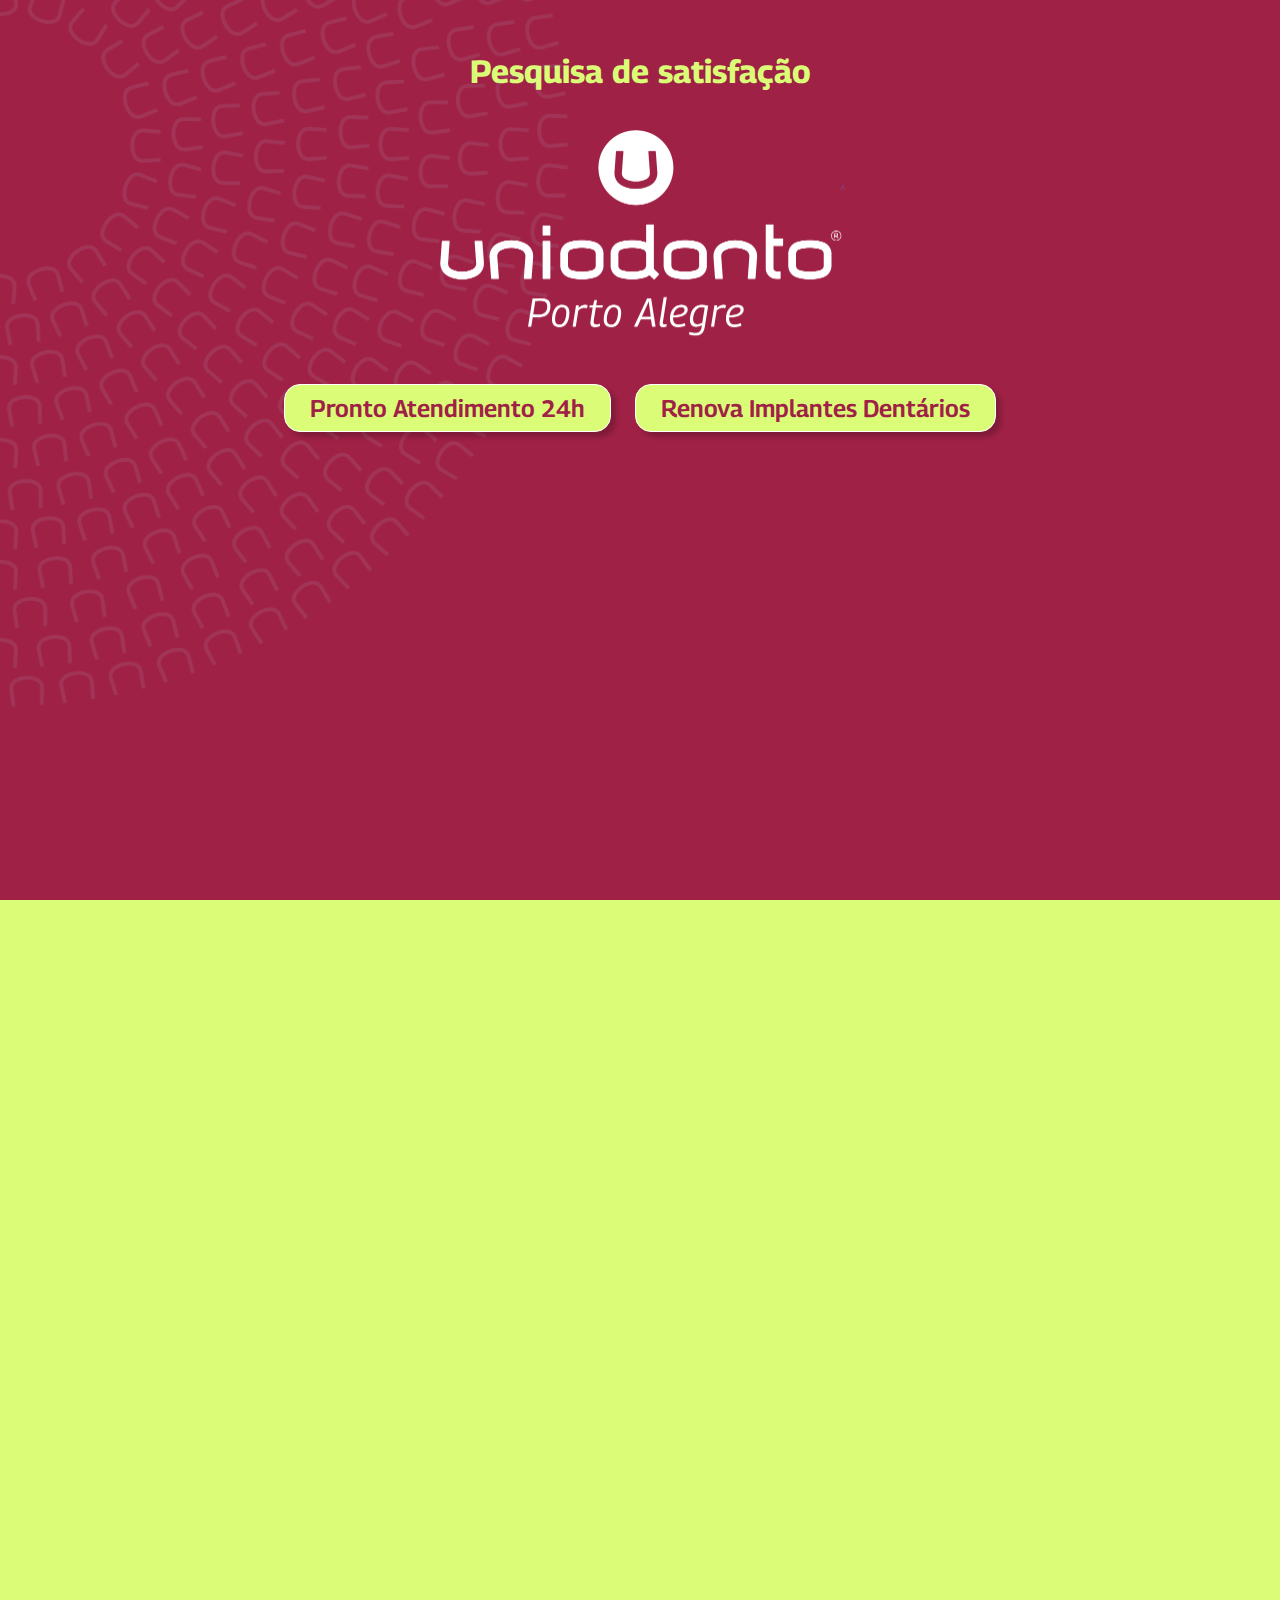
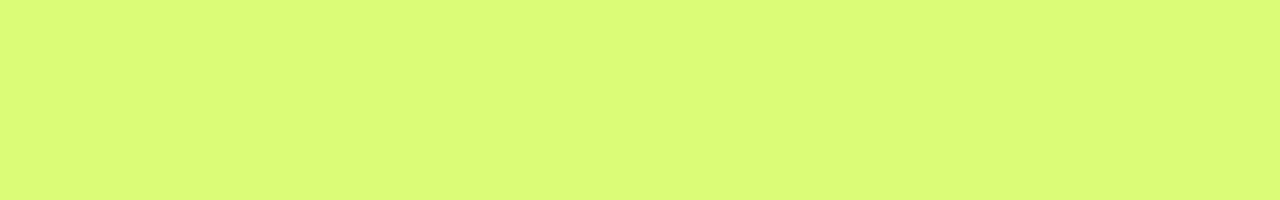
<file: index.html>
<!DOCTYPE html>
<html lang="en">
<head>
    <meta charset="UTF-8">
    <meta name="viewport" content="width=device-width, initial-scale=1.0" translate="no">
    <link rel="manifest" href="manifest.json">
    <title>Pesquisa de satisfaçâo</title>
    <link rel="stylesheet" href="style-in-out.css" type="text/css">
    <link href="https://cdn.jsdelivr.net/npm/bootstrap@5.3.3/dist/css/bootstrap.min.css" rel="stylesheet" integrity="sha384-QWTKZyjpPEjISv5WaRU9OFeRpok6YctnYmDr5pNlyT2bRjXh0JMhjY6hW+ALEwIH" crossorigin="anonymous">
</head>
<body id="body">

    <div class="overlay"></div>

    <img class="us" src="Us.png" alt="">

    <div id="app">
        <div class="row" style="margin-bottom: -5em;">
            <div class="col-12" style="justify-content: center; display: flex; align-items: center; flex-direction: column;">
                <h5 class="text-center">Pesquisa de satisfação</h5>
                <img src="logo.png" alt="logotipo Uniodonto">
            </div>
        </div>
        <div class="row btns" style="margin-top: 5em;">
            <button class="urgencia-btn">Pronto Atendimento 24h</button>
            <button class="renova-btn">Renova Implantes Dentários</button>
        </div>
            <div class="container" style="display: none;">
                <div class="slider-container" id="slider">
                  <div class="slider-track"></div>
                  <div class="slider-thumb" id="sliderThumb" style="left: 50%;">
                    <img src="arrow.png" alt="seta" class="seta">
                  </div>
                  <div class="row botoes">
                    <div class="col-12">
                        <button class="btn btn-primary prev-btn">Anterior</button>
        
                        <button class="btn btn-primary next-btn">Proximo</button>
                    </div>
                </div>
                </div>
                
            </div>
    </div>    

    </div>    
    <script>
        const urgenciaBtn = document.querySelector('.urgencia-btn');
        const renovaBtn = document.querySelector('.renova-btn');
        const overlay = document.querySelector('.overlay');

        urgenciaBtn.addEventListener('click', () => {

            localStorage.setItem('tipoAtendimento', 'Urgência 24h');

            const view = document.getElementById('app');
            overlay.style.transform = 'translateY(0)';
            view.style.transform = 'translateY(-100%)';
            view.style.opacity = '0';
            setTimeout(() => {
            window.location.href = 'cortesiaRecepcao.html';
            }, 200);

        });

        renovaBtn.addEventListener('click', () => {

            localStorage.setItem('tipoAtendimento', 'Renova Implantes');

            const view = document.getElementById('app');
            overlay.style.transform = 'translateY(0)';
            view.style.transform = 'translateY(-100%)';
            view.style.opacity = '0';
            setTimeout(() => {
            window.location.href = 'cortesiaRecepcao.html';
            }, 200);

        });
        
    </script>
    <script src="script.js"></script>
    <script src="https://cdn.jsdelivr.net/npm/bootstrap@5.3.3/dist/js/bootstrap.bundle.min.js" integrity="sha384-YvpcrYf0tY3lHB60NNkmXc5s9fDVZLESaAA55NDzOxhy9GkcIdslK1eN7N6jIeHz" crossorigin="anonymous"></script>
</body>
</html>
</file>
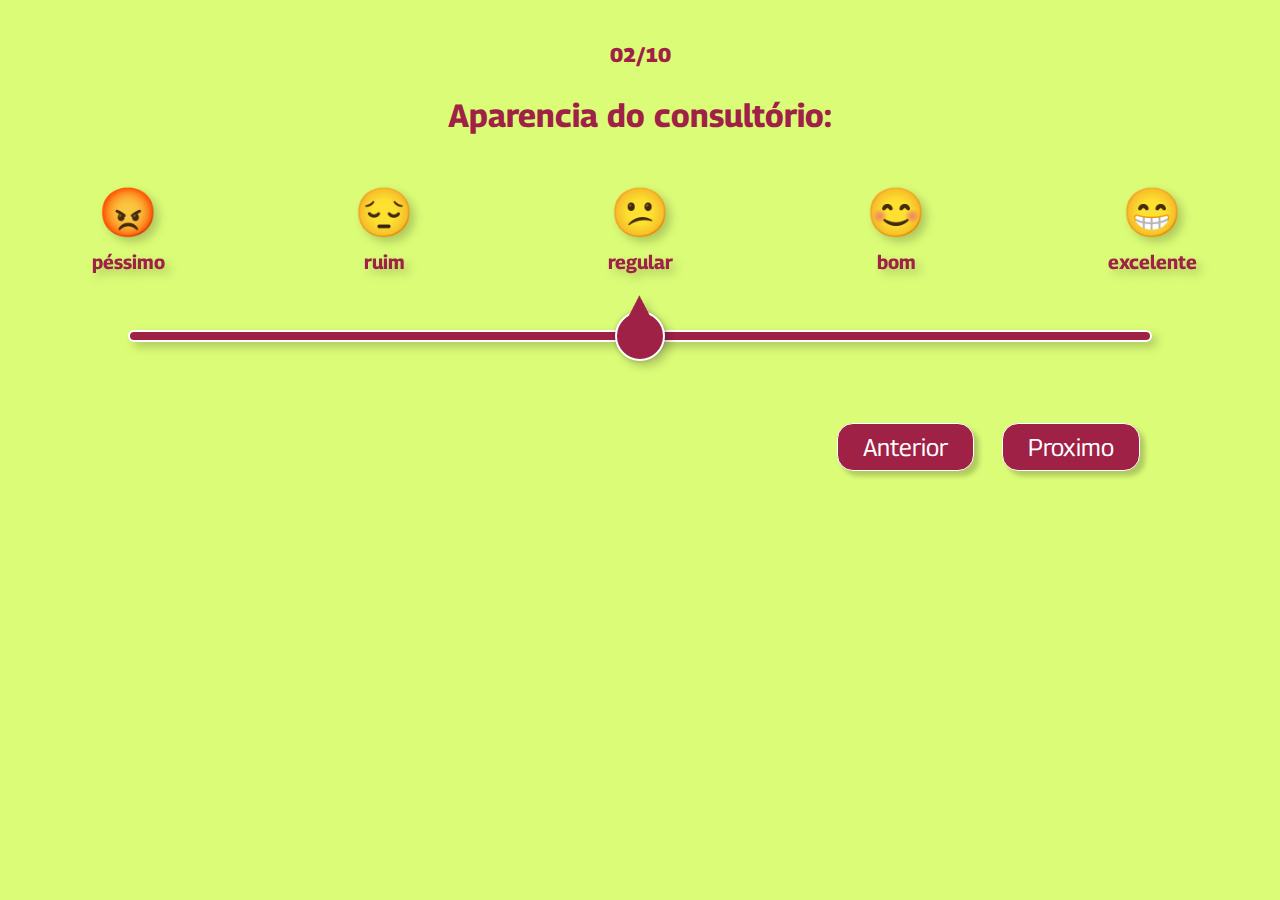
<file: aparenciaConsultorio.html>
<!DOCTYPE html>
<html lang="en">
<head>
    <meta charset="UTF-8">
    <meta name="viewport" content="width=device-width, initial-scale=1.0" translate="no">
    <link rel="manifest" href="manifest.json">
    <title>Pesquisa de satisfaçâo</title>
    <link rel="stylesheet" href="style.css" type="text/css">
    <link href="https://cdn.jsdelivr.net/npm/bootstrap@5.3.3/dist/css/bootstrap.min.css" rel="stylesheet" integrity="sha384-QWTKZyjpPEjISv5WaRU9OFeRpok6YctnYmDr5pNlyT2bRjXh0JMhjY6hW+ALEwIH" crossorigin="anonymous">
</head>
<body>

    <div id="app">
        <div class="row" style="margin-bottom: 1em;">
            <div class="col-12">
                <p style="font-size: 20px; font-weight: 600;" class="text-center">02/10</p>

                <h5 class="text-center">Aparencia do consultório:</h5>

            </div>
        </div>
        <div class="row">
            <div class="col-12 emojis" style="margin-bottom: -30px;">
                <span class="emoji">😡
                    <span class="span-text">péssimo</span>
                </span>
                <span class="emoji">😔
                    <span class="span-text">ruim</span>
                </span>
                <span class="emoji">😕
                    <span class="span-text">regular</span>
                </span>
                <span class="emoji">😊
                    <span class="span-text">bom</span>
                </span>
                <span class="emoji">😁
                    <span class="span-text">excelente</span>
                </span>
            </div>
            <div class="container">
                <div class="slider-container" id="slider">
                  <div class="slider-track"></div>
                  <div class="slider-thumb" id="sliderThumb" style="left: 50%;">
                    <img src="arrow.png" alt="seta" class="seta">
                  </div>
                  <div class="row botoes">
                    <div class="col-12">
                        <button class="btn btn-primary prev-btn" type="button">Anterior</button>
        
                        <button class="btn btn-primary next-btn" type="button">Proximo</button>
                    </div>
                </div>
                </div>
                
              </div>
        </div>    

       

    
    </div>    
    <script>

        //caso fique mais de 1 minuto inativo, direcione para index.html
        setTimeout(() => {
            window.location.href = 'index.html';
        }, 60000);  
         

        const nextBtn = document.querySelector('.next-btn');
        const prevBtn = document.querySelector('.prev-btn');



        nextBtn.addEventListener('click', () => {

            localStorage.setItem('aparenciaConsultorio', converteResposta(sliderPosition));

            const view = document.getElementById('app');
            view.style.opacity = '0';
            setTimeout(() => {
            window.location.href = 'qualidadeEquipamentos.html';
            }, 200);
        });
        
        prevBtn.addEventListener('click', () => {
            const view = document.getElementById('app');
            view.style.opacity = '0';
            setTimeout(() => {
            window.location.href = 'cortesiaRecepcao.html';
            }, 200);
        });

    </script>
    <script src="script.js"></script>
    <script src="https://cdn.jsdelivr.net/npm/bootstrap@5.3.3/dist/js/bootstrap.bundle.min.js" integrity="sha384-YvpcrYf0tY3lHB60NNkmXc5s9fDVZLESaAA55NDzOxhy9GkcIdslK1eN7N6jIeHz" crossorigin="anonymous"></script>
</body>
</html>
</file>
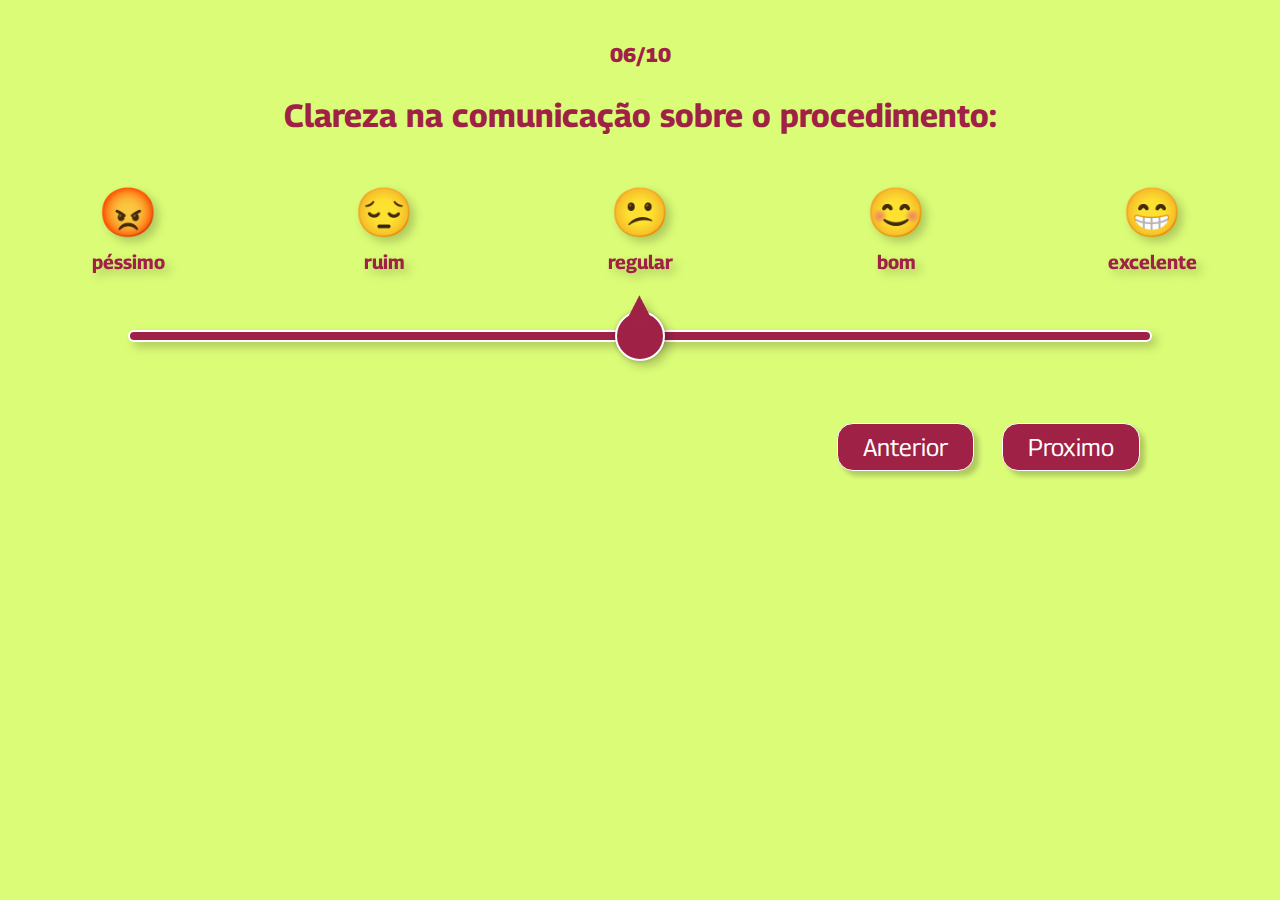
<file: clarezaComunicacao.html>
<!DOCTYPE html>
<html lang="en">
<head>
    <meta charset="UTF-8">
    <meta name="viewport" content="width=device-width, initial-scale=1.0" translate="no">
    <title>Pesquisa de satisfaçâo</title>
    <link rel="stylesheet" href="style.css" type="text/css">
    <link href="https://cdn.jsdelivr.net/npm/bootstrap@5.3.3/dist/css/bootstrap.min.css" rel="stylesheet" integrity="sha384-QWTKZyjpPEjISv5WaRU9OFeRpok6YctnYmDr5pNlyT2bRjXh0JMhjY6hW+ALEwIH" crossorigin="anonymous">
</head>
<body>

    <div id="app">
        <div class="row" style="margin-bottom: 1em;">
            <div class="col-12">
                <h1 class="text-center">Ajude-nos a melhorar</h1>
                <p style="font-size: 20px; font-weight: 600;" class="text-center">06/10</p>

                <h5 class="text-center">Clareza na comunicação sobre o procedimento:</h5>

            </div>
        </div>
        <div class="row">
            <div class="col-12 emojis" style="margin-bottom: -30px;">
                <span class="emoji">😡
                    <span class="span-text">péssimo</span>
                </span>
                <span class="emoji">😔
                    <span class="span-text">ruim</span>
                </span>
                <span class="emoji">😕
                    <span class="span-text">regular</span>
                </span>
                <span class="emoji">😊
                    <span class="span-text">bom</span>
                </span>
                <span class="emoji">😁
                    <span class="span-text">excelente</span>
                </span>
            </div>
            <div class="container">
                <div class="slider-container" id="slider">
                  <div class="slider-track"></div>
                  <div class="slider-thumb" id="sliderThumb" style="left: 50%;">
                    <img src="arrow.png" alt="seta" class="seta">
                  </div>   
                  <div class="row botoes">
                    <div class="col-12">
                        <button class="btn btn-primary prev-btn">Anterior</button>
        
                        <button class="btn btn-primary next-btn">Proximo</button>
                    </div>
                </div>
                </div>
              </div>
            </div>
        </div>

    
    </div>    

     <script>

         //caso fique mais de 1 minuto inativo, direcione para index.html
         setTimeout(() => {
            window.location.href = 'index.html';
        }, 60000);  
         
        
        const nextBtn = document.querySelector('.next-btn');
        const prevBtn = document.querySelector('.prev-btn');
        nextBtn.addEventListener('click', () => {

            localStorage.setItem('clarezaComunicacao', converteResposta(sliderPosition));

            const view = document.getElementById('app');
            view.style.opacity = '0';
            setTimeout(() => {
                window.location.href = 'competenciaDentista.html';
            }, 200);
        });

        prevBtn.addEventListener('click', () => {
            const view = document.getElementById('app');
            view.style.opacity = '0';
            setTimeout(() => {
                window.location.href = 'confiancaTransmitida.html';
            }, 200);
        });
    </script>
    <script src="script.js"></script>
    <script src="https://cdn.jsdelivr.net/npm/bootstrap@5.3.3/dist/js/bootstrap.bundle.min.js" integrity="sha384-YvpcrYf0tY3lHB60NNkmXc5s9fDVZLESaAA55NDzOxhy9GkcIdslK1eN7N6jIeHz" crossorigin="anonymous"></script>
</body>
</html>
</file>
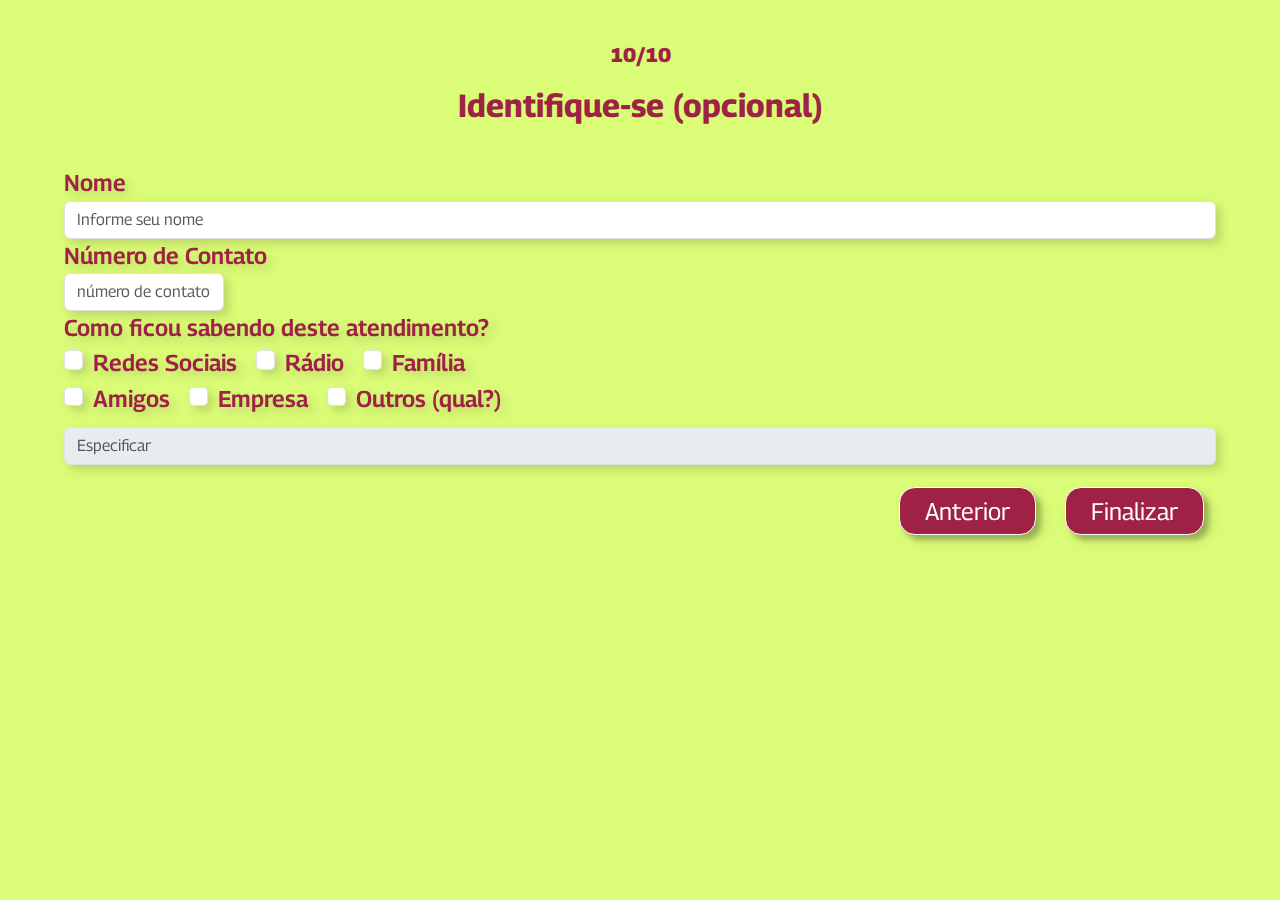
<file: comentariosGerais.html>
<!DOCTYPE html>
<html lang="en">
<head>
    <meta charset="UTF-8">
    <meta name="viewport" content="width=device-width, initial-scale=1.0" translate="no">
    <title>Pesquisa de satisfaçâo</title>
    <link rel="stylesheet" href="style.css" type="text/css">
    <link href="https://cdn.jsdelivr.net/npm/bootstrap@5.3.3/dist/css/bootstrap.min.css" rel="stylesheet" integrity="sha384-QWTKZyjpPEjISv5WaRU9OFeRpok6YctnYmDr5pNlyT2bRjXh0JMhjY6hW+ALEwIH" crossorigin="anonymous">

</head>
<body>

    <div id="app" >
        <div class="row" style="margin-bottom: 1em;">
            <div class="col-12">
              <p style="font-size: 20px; font-weight: 600;" class="text-center">10/10</p>

                <h5 style="margin-top: .2em !important;" class="text-center">Identifique-se (opcional)</h5>

            </div>
        </div>
        <div class="row">
            <div class="container checks">
                <form>
                  <div class="form-group">
                    <label for="name">Nome</label>
                    <input type="text" class="form-control" id="name" placeholder="Informe seu nome">
                  </div>
                  <div class="form-group">
                    <label for="contactNumber">Número de Contato</label>
                    <input type="tel" class="form-control" id="contactNumber" placeholder="número de contato" oninput="applyMask(this)" style="width: 10em;">
                  </div>
                  <div class="form-group" id="divRastreio">
                    <label>Como ficou sabendo deste atendimento?</label>
                    <div class="line">
                      <div class="form-check">
                        <input class="form-check-input" type="checkbox" value="" id="socialMedia">
                        <label class="form-check-label" for="socialMedia">Redes Sociais</label>
                      </div>
                      <div class="form-check">
                        <input class="form-check-input" type="checkbox" value="" id="radio">
                        <label class="form-check-label" for="radio">Rádio</label>
                      </div>
                      <div class="form-check">
                        <input class="form-check-input" type="checkbox" value="" id="family">
                        <label class="form-check-label" for="family">Família</label>
                      </div>
                    </div>
                    <div class="line">
                      <div class="form-check">
                        <input class="form-check-input" type="checkbox" value="" id="friends">
                        <label class="form-check-label" for="friends">Amigos</label>
                      </div>
                      <div class="form-check">
                        <input class="form-check-input" type="checkbox" value="" id="company">
                        <label class="form-check-label" for="company">Empresa</label>
                      </div>
                      <div class="form-check">
                        <input class="form-check-input" type="checkbox" value="" id="others">
                        <label class="form-check-label" for="others">Outros (qual?)</label>
                      </div>
                    </div>
                    
                   
                </form>
                    <input type="text" class="form-control mt-2" id="otherSource" placeholder="Especificar" disabled>
                    <div class="row botoes" style="transform: translate(0, 10px);">
                        <div class="col-12">
                             <button class="btn btn-primary prev-btn" type="button">Anterior</button>

                            <button class=" btn btn-primary finish-btn" type="button" >Finalizar</button>
                        </div>
                    </div>
                  </div>
        </div>    
    </div>   
    
    <div class="container" style="display: none;">
        <div class="slider-container" id="slider">
          <div class="slider-track"></div>
          <div class="slider-thumb" id="sliderThumb" style="left: 50%;">
            <img src="arrow.png" alt="seta" class="seta">
          </div>   
        </div>
    </div>

    <script>
        function applyMask(input) {
            let value = input.value.replace(/\D/g, ''); // Remove tudo o que não é dígito
            let formattedValue = '';

            if (value.length > 0) {
                formattedValue += '(' + value.substring(0, 2); // Adiciona o código de área
            }
            if (value.length > 2) {
                formattedValue += ') ' + value.substring(2, 3); // Adiciona o primeiro dígito do número
            }
            if (value.length > 3) {
                formattedValue += ' ' + value.substring(3, 7); // Adiciona os próximos quatro dígitos
            }
            if (value.length > 7) {
                formattedValue += '-' + value.substring(7, 11); // Adiciona o hífen e os últimos quatro dígitos
            }

            input.value = formattedValue;
        }
       //caso fique mais de 1 minuto inativo, direcione para index.html
       setTimeout(() => {
            window.location.href = 'index.html';
        }, 60000);  
         

        const finishBtn = document.querySelector('.finish-btn');
        const prevBtn = document.querySelector('.prev-btn');

        const othersCheckbox = document.getElementById('others');
        const otherSourceInput = document.getElementById('otherSource');

        othersCheckbox.addEventListener('change', function() {
            otherSourceInput.disabled = !this.checked;
        });

        finishBtn.addEventListener('click', () => {

            localStorage.setItem('nomePaciente', document.getElementById('name').value);
            localStorage.setItem('telefonePaciente', document.getElementById('contactNumber').value);

            //seleciona qual o checkbox que esta selecionado
            var checkbox = document.querySelectorAll('input[type="checkbox"]');

            for (var i = 0; i < checkbox.length; i++) {
                if (checkbox[i].checked) {

                    if (converteRastreio(i) === 'none') {
                        localStorage.setItem('rastreioPaciente', document.getElementById('otherSource').value);
                    } else {
                        localStorage.setItem('rastreioPaciente', converteRastreio(i));
                    }
                }
            }

            var avaliacaoAtendimento = {
                tipoAtendimento : localStorage.getItem('tipoAtendimento'),
                telefonePacientente: localStorage.getItem('telefonePaciente'),
                nomePacientente: localStorage.getItem('nomePaciente'),
                rastreioPaciente: localStorage.getItem('rastreioPaciente'),
                aparenciaConsultorio: localStorage.getItem('aparenciaConsultorio'),
                qualidadeEquipamentos: localStorage.getItem('qualidadeEquipamentos'),
                cortesiaRecepcao: localStorage.getItem('cortesiaRecepcao'),
                cortesiaDentista: localStorage.getItem('cortesiaDentista'),
                confiancaTransmitida: localStorage.getItem('confiancaTransmitida'),
                competenciaDentista: localStorage.getItem('competenciaDentista'),
                clarezaCominicacao: localStorage.getItem('clarezaComunicacao'),
                satisfacaoGeral: localStorage.getItem('satisfacaoGeral'),    
                sugestaoComentario: localStorage.getItem('sugestaoComentario'),
                dataAtendimento: formatDate(new Date()),
            }

            sendData(avaliacaoAtendimento);

          

          setTimeout(function() {
           window.location.href = 'encerramento.html';
          }, 600);

            

        });

        prevBtn.addEventListener('click', () => {
          window.location.href = 'sugestoes.html';
        });
    
    </script>

    <script src="script.js"></script>
    <script src="https://cdn.jsdelivr.net/npm/bootstrap@5.3.3/dist/js/bootstrap.bundle.min.js" integrity="sha384-YvpcrYf0tY3lHB60NNkmXc5s9fDVZLESaAA55NDzOxhy9GkcIdslK1eN7N6jIeHz" crossorigin="anonymous"></script>

</body>
</html>
</file>
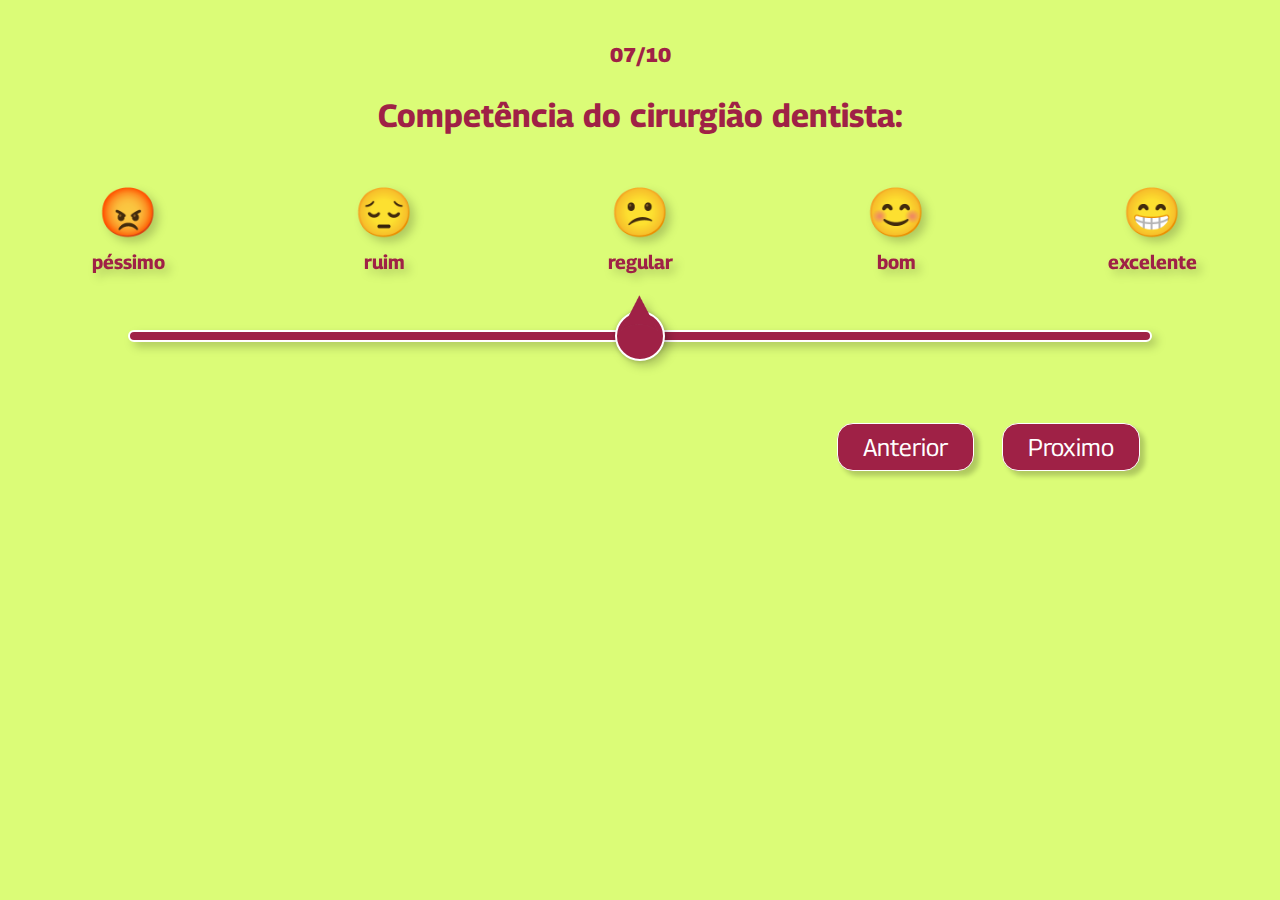
<file: competenciaDentista.html>
<!DOCTYPE html>
<html lang="en">
<head>
    <meta charset="UTF-8">
    <meta name="viewport" content="width=device-width, initial-scale=1.0" translate="no">
    <title>Pesquisa de satisfaçâo</title>
    <link rel="stylesheet" href="style.css" type="text/css">
    <link href="https://cdn.jsdelivr.net/npm/bootstrap@5.3.3/dist/css/bootstrap.min.css" rel="stylesheet" integrity="sha384-QWTKZyjpPEjISv5WaRU9OFeRpok6YctnYmDr5pNlyT2bRjXh0JMhjY6hW+ALEwIH" crossorigin="anonymous">
</head>
<body>

    <div id="app">
        <div class="row" style="margin-bottom: 1em;">
            <div class="col-12">
                <h1 class="text-center">Ajude-nos a melhorar</h1>
                <p style="font-size: 20px; font-weight: 600;" class="text-center">07/10</p>

                <h5 class="text-center">Competência do cirurgiâo dentista:</h5>

            </div>
        </div>
        <div class="row">
            <div class="col-12 emojis" style="margin-bottom: -30px;">
                <span class="emoji">😡
                    <span class="span-text">péssimo</span>
                </span>
                <span class="emoji">😔
                    <span class="span-text">ruim</span>
                </span>
                <span class="emoji">😕
                    <span class="span-text">regular</span>
                </span>
                <span class="emoji">😊
                    <span class="span-text">bom</span>
                </span>
                <span class="emoji">😁
                    <span class="span-text">excelente</span>
                </span>
            </div>
            <div class="container">
                <div class="slider-container" id="slider">
                  <div class="slider-track"></div>
                  <div class="slider-thumb" id="sliderThumb" style="left: 50%;">
                    <img src="arrow.png" alt="seta" class="seta">
                  </div>   
                  <div class="row botoes">
                    <div class="col-12">
                        <button class="btn btn-primary prev-btn">Anterior</button>
        
                        <button class="btn btn-primary next-btn">Proximo</button>
                    </div>
                </div>
                </div>
              </div>
        </div>

    
    </div>    
 
     <script>
         //caso fique mais de 1 minuto inativo, direcione para index.html
         setTimeout(() => {
            window.location.href = 'index.html';
        }, 60000);  
         
        
        const nextBtn = document.querySelector('.next-btn');
        const prevBtn = document.querySelector('.prev-btn');
        nextBtn.addEventListener('click', () => {

            localStorage.setItem('competenciaDentista', converteResposta(sliderPosition));

            const view = document.getElementById('app');
            view.style.opacity = '0';
            setTimeout(() => {
                window.location.href = 'satisfacaoGeral.html';
            }, 200);
        });

        prevBtn.addEventListener('click', () => {
            window.location.href = 'clarezaComunicacao.html';
        });
    </script>
    <script src="script.js"></script>
    <script src="https://cdn.jsdelivr.net/npm/bootstrap@5.3.3/dist/js/bootstrap.bundle.min.js" integrity="sha384-YvpcrYf0tY3lHB60NNkmXc5s9fDVZLESaAA55NDzOxhy9GkcIdslK1eN7N6jIeHz" crossorigin="anonymous"></script>
</body>
</html>
</file>
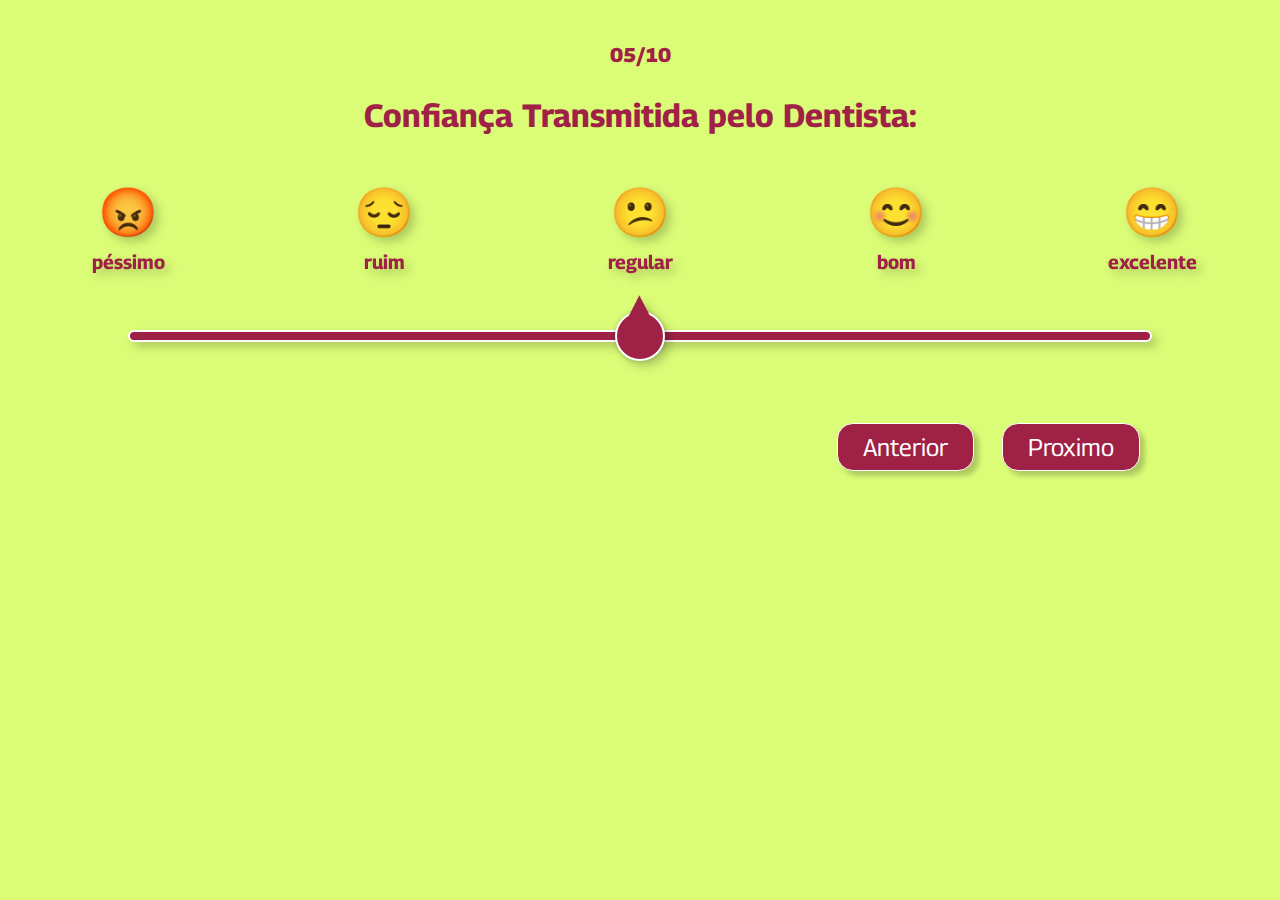
<file: confiancaTransmitida.html>
<!DOCTYPE html>
<html lang="en">
<head>
    <meta charset="UTF-8">
    <meta name="viewport" content="width=device-width, initial-scale=1.0" translate="no">
    <title>Pesquisa de satisfaçâo</title>
    <link rel="stylesheet" href="style.css" type="text/css">
    <link href="https://cdn.jsdelivr.net/npm/bootstrap@5.3.3/dist/css/bootstrap.min.css" rel="stylesheet" integrity="sha384-QWTKZyjpPEjISv5WaRU9OFeRpok6YctnYmDr5pNlyT2bRjXh0JMhjY6hW+ALEwIH" crossorigin="anonymous">
</head>
<body>

    <div id="app">
        <div class="row" style="margin-bottom: 1em;">
            <div class="col-12">
                <p style="font-size: 20px; font-weight: 600;" class="text-center">05/10</p>

                <h5 class="text-center">Confiança Transmitida pelo Dentista:</h5>

            </div>
        </div>
        <div class="row">
            <div class="col-12 emojis" style="margin-bottom: -30px;">
                <span class="emoji">😡
                    <span class="span-text">péssimo</span>
                </span>
                <span class="emoji">😔
                    <span class="span-text">ruim</span>
                </span>
                <span class="emoji">😕
                    <span class="span-text">regular</span>
                </span>
                <span class="emoji">😊
                    <span class="span-text">bom</span>
                </span>
                <span class="emoji">😁
                    <span class="span-text">excelente</span>
                </span>
            </div>
            <div class="container">
                <div class="slider-container" id="slider">
                  <div class="slider-track"></div>
                  <div class="slider-thumb" id="sliderThumb" style="left: 50%;">
                    <img src="arrow.png" alt="seta" class="seta">
                  </div>   
                  <div class="row botoes">
                    <div class="col-12">
                        <button class="btn btn-primary prev-btn">Anterior</button>
        
                        <button class="btn btn-primary next-btn">Proximo</button>
                    </div>
                </div>
                </div>
              </div>
        </div>

    
    </div>    

     <script>
         //caso fique mais de 1 minuto inativo, direcione para index.html
         setTimeout(() => {
            window.location.href = 'index.html';
        }, 60000);  
         
        const nextBtn = document.querySelector('.next-btn');
        const prevBtn = document.querySelector('.prev-btn');
        nextBtn.addEventListener('click', () => {
            
            localStorage.setItem('confiancaTransmitida', converteResposta(sliderPosition));

            const view = document.getElementById('app');
            view.style.opacity = '0';
            setTimeout(() => {
                window.location.href = 'clarezaComunicacao.html';
            }, 200);
        });

        prevBtn.addEventListener('click', () => {
            const view = document.getElementById('app');
            view.style.opacity = '0';
            setTimeout(() => {
                window.location.href = 'cortesiaDentista.html';
            }, 200);
        });
    </script>
    <script src="script.js"></script>
    <script src="https://cdn.jsdelivr.net/npm/bootstrap@5.3.3/dist/js/bootstrap.bundle.min.js" integrity="sha384-YvpcrYf0tY3lHB60NNkmXc5s9fDVZLESaAA55NDzOxhy9GkcIdslK1eN7N6jIeHz" crossorigin="anonymous"></script>
</body>
</html>
</file>
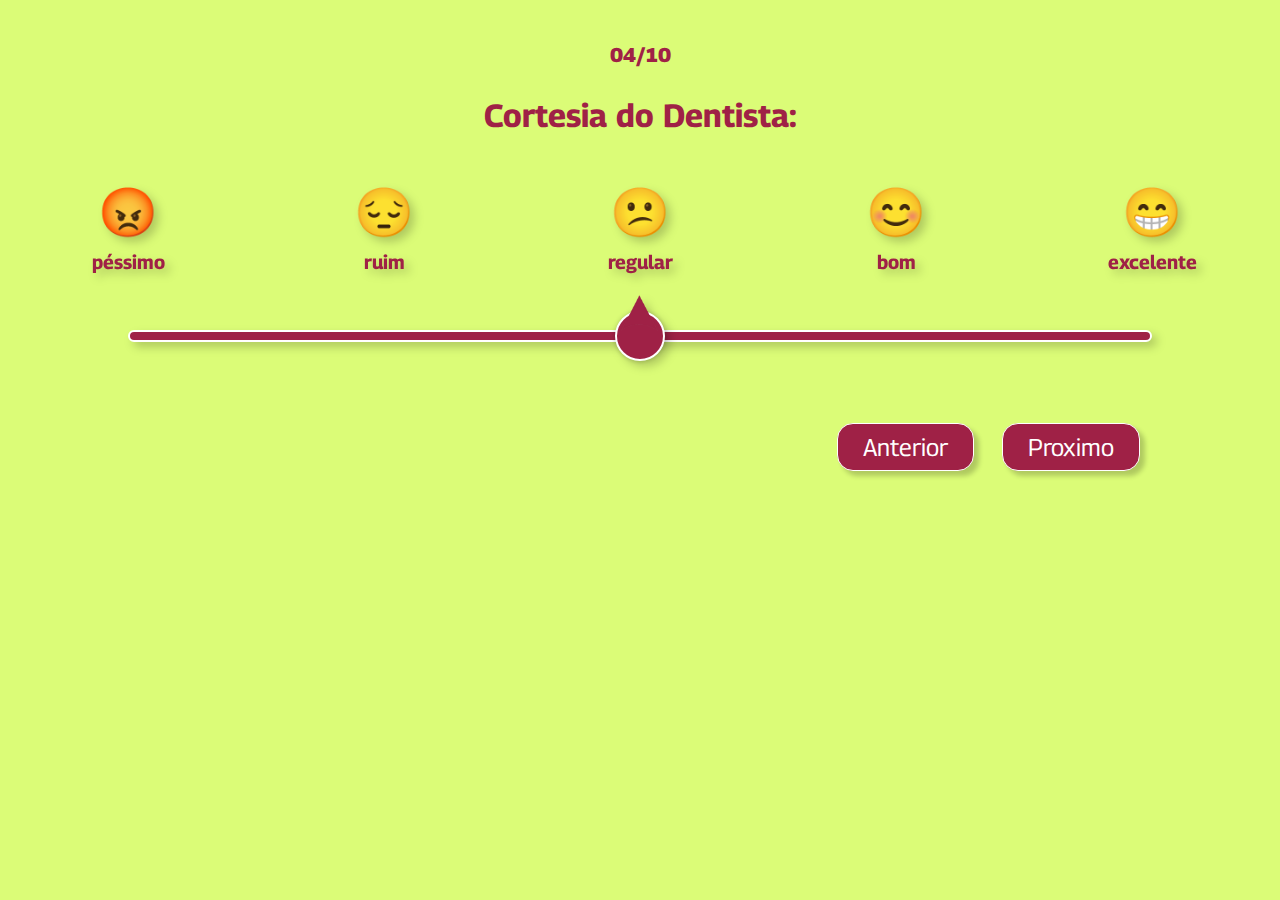
<file: cortesiaDentista.html>
<!DOCTYPE html>
<html lang="en">
<head>
    <meta charset="UTF-8">
    <meta name="viewport" content="width=device-width, initial-scale=1.0" translate="no">
    <title>Pesquisa de satisfaçâo</title>
    <link rel="stylesheet" href="style.css" type="text/css">
    <link href="https://cdn.jsdelivr.net/npm/bootstrap@5.3.3/dist/css/bootstrap.min.css" rel="stylesheet" integrity="sha384-QWTKZyjpPEjISv5WaRU9OFeRpok6YctnYmDr5pNlyT2bRjXh0JMhjY6hW+ALEwIH" crossorigin="anonymous">
</head>
<body>

    <div id="app">
        <div class="row" style="margin-bottom: 1em;">
            <div class="col-12">
                <h1 class="text-center">Ajude-nos a melhorar</h1>
                <p style="font-size: 20px; font-weight: 600;" class="text-center">04/10</p>

                <h5 class="text-center">Cortesia do Dentista:</h5>

            </div>
        </div>
        <div class="row">
            <div class="col-12 emojis" style="margin-bottom: -30px;">
                <span class="emoji">😡
                    <span class="span-text">péssimo</span>
                </span>
                <span class="emoji">😔
                    <span class="span-text">ruim</span>
                </span>
                <span class="emoji">😕
                    <span class="span-text">regular</span>
                </span>
                <span class="emoji">😊
                    <span class="span-text">bom</span>
                </span>
                <span class="emoji">😁
                    <span class="span-text">excelente</span>
                </span>
            </div>
            <div class="container">
                <div class="slider-container" id="slider">
                  <div class="slider-track"></div>
                  <div class="slider-thumb" id="sliderThumb" style="left: 50%;">
                    <img src="arrow.png" alt="seta" class="seta">
                  </div>   
                  <div class="row botoes">
                    <div class="col-12">
                        <button class="btn btn-primary prev-btn">Anterior</button>
        
                        <button class="btn btn-primary next-btn">Proximo</button>
                    </div>
                </div>
                </div>
              </div>
        </div>

    
    </div>    
 
     <script>
         //caso fique mais de 1 minuto inativo, direcione para index.html
         setTimeout(() => {
            window.location.href = 'index.html';
        }, 60000);  
         
        const nextBtn = document.querySelector('.next-btn');
        const prevBtn = document.querySelector('.prev-btn');

        nextBtn.addEventListener('click', () => {

            localStorage.setItem('cortesiaDentista', converteResposta(sliderPosition));

            const view = document.getElementById('app');
            view.style.opacity = '0';
            setTimeout(() => {
                window.location.href = 'confiancaTransmitida.html';
            }, 200);
        });

        prevBtn.addEventListener('click', () => {
            window.location.href = 'qualidadeEquipamentos.html';
        });
    </script>
    
    <script src="script.js"></script>
    <script src="https://cdn.jsdelivr.net/npm/bootstrap@5.3.3/dist/js/bootstrap.bundle.min.js" integrity="sha384-YvpcrYf0tY3lHB60NNkmXc5s9fDVZLESaAA55NDzOxhy9GkcIdslK1eN7N6jIeHz" crossorigin="anonymous"></script>
</body>
</html>
</file>
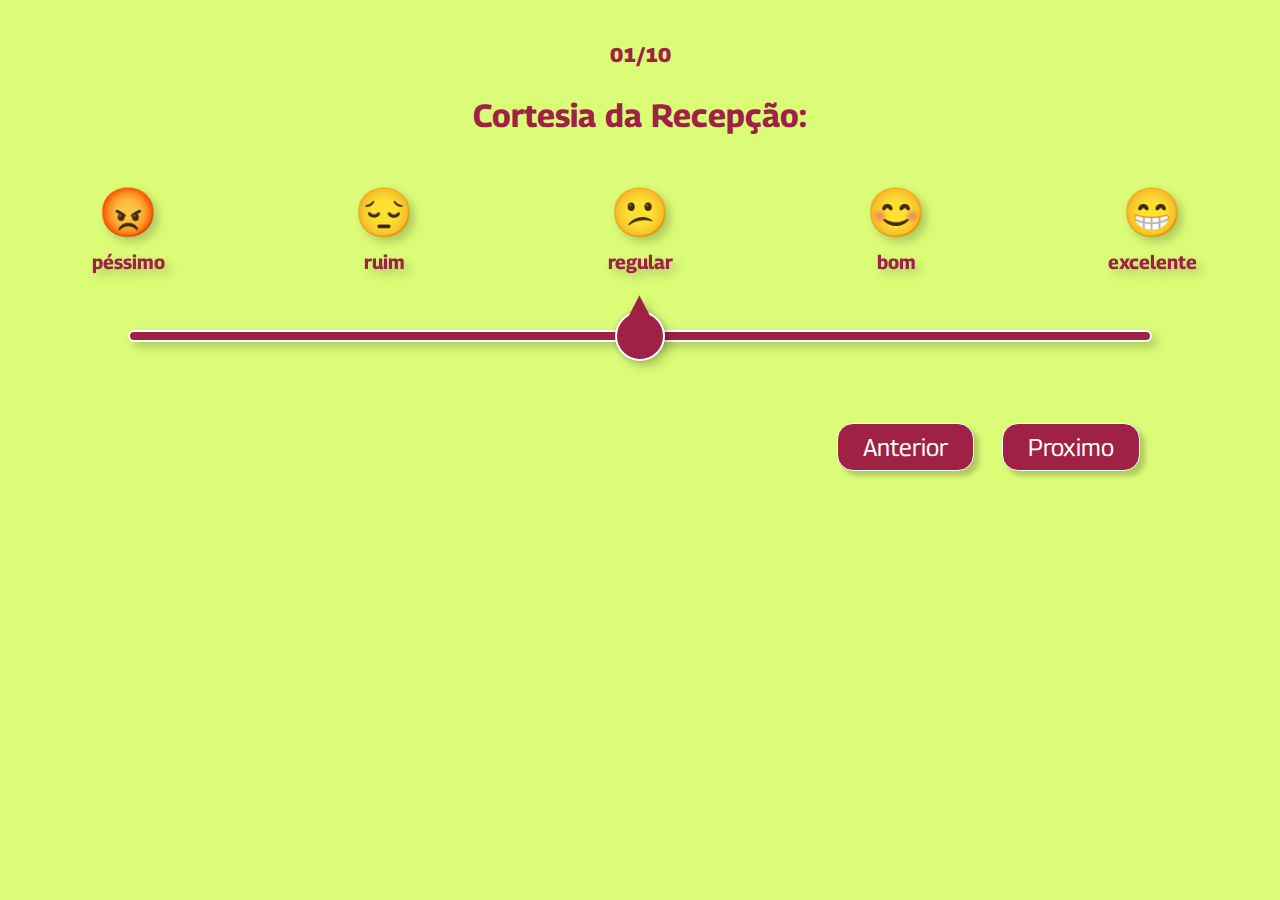
<file: cortesiaRecepcao.html>
<!DOCTYPE html>
<html lang="en">
<head>
    <meta charset="UTF-8">
    <meta name="viewport" content="width=device-width, initial-scale=1.0" translate="no">
    <title>Pesquisa de satisfaçâo</title>
    <link rel="stylesheet" href="style.css" type="text/css">
    <link href="https://cdn.jsdelivr.net/npm/bootstrap@5.3.3/dist/css/bootstrap.min.css" rel="stylesheet" integrity="sha384-QWTKZyjpPEjISv5WaRU9OFeRpok6YctnYmDr5pNlyT2bRjXh0JMhjY6hW+ALEwIH" crossorigin="anonymous">
</head>
<body>

    <div id="app">
        <div class="row" style="margin-bottom: 1em;">
            <div class="col-12">
                <h1 class="text-center">Ajude-nos a melhorar</h1>
                <p style="font-size: 20px; font-weight: 600;" class="text-center">01/10</p>

                <h5 class="text-center">Cortesia da Recepção:</h5>
            </div>
        </div>
        <div class="row">
            <div class="col-12 emojis" style="margin-bottom: -30px;">
                <span class="emoji">😡
                    <span class="span-text">péssimo</span>
                </span>
                <span class="emoji">😔
                    <span class="span-text">ruim</span>
                </span>
                <span class="emoji">😕
                    <span class="span-text">regular</span>
                </span>
                <span class="emoji">😊
                    <span class="span-text">bom</span>
                </span>
                <span class="emoji">😁
                    <span class="span-text">excelente</span>
                </span>
            </div>
            <div class="container">
                <div class="slider-container" id="slider">
                  <div class="slider-track"></div>
                  <div class="slider-thumb" id="sliderThumb" style="left: 50%;">
                    <img src="arrow.png" alt="seta" class="seta">
                  </div>   
                  <div class="row botoes">
                    <div class="col-12">
                        <button class="btn btn-primary prev-btn">Anterior</button>
        
                        <button class="btn btn-primary next-btn">Proximo</button>
                    </div>
                </div>
                </div>
              </div>
        </div>

    
    </div>    
  
     <script>
         //caso fique mais de 1 minuto inativo, direcione para index.html
         setTimeout(() => {
            window.location.href = 'index.html';
        }, 60000);  
         
        const nextBtn = document.querySelector('.next-btn');
        const prevBtn = document.querySelector('.prev-btn');
        nextBtn.addEventListener('click', () => {

            localStorage.setItem('cortesiaRecepcao', converteResposta(sliderPosition));

            const view = document.getElementById('app');
            view.style.opacity = '0';
            setTimeout(() => {
                window.location.href = 'aparenciaConsultorio.html';
            }, 200);
        });

        prevBtn.addEventListener('click', () => {
            const view = document.getElementById('app');
            view.style.opacity = '0';
            setTimeout(() => {
                window.location.href = 'index.html';
            }, 200);
        });
    </script>
    <script src="script.js"></script>
    <script src="https://cdn.jsdelivr.net/npm/bootstrap@5.3.3/dist/js/bootstrap.bundle.min.js" integrity="sha384-YvpcrYf0tY3lHB60NNkmXc5s9fDVZLESaAA55NDzOxhy9GkcIdslK1eN7N6jIeHz" crossorigin="anonymous"></script>
</body>
</html>
</file>
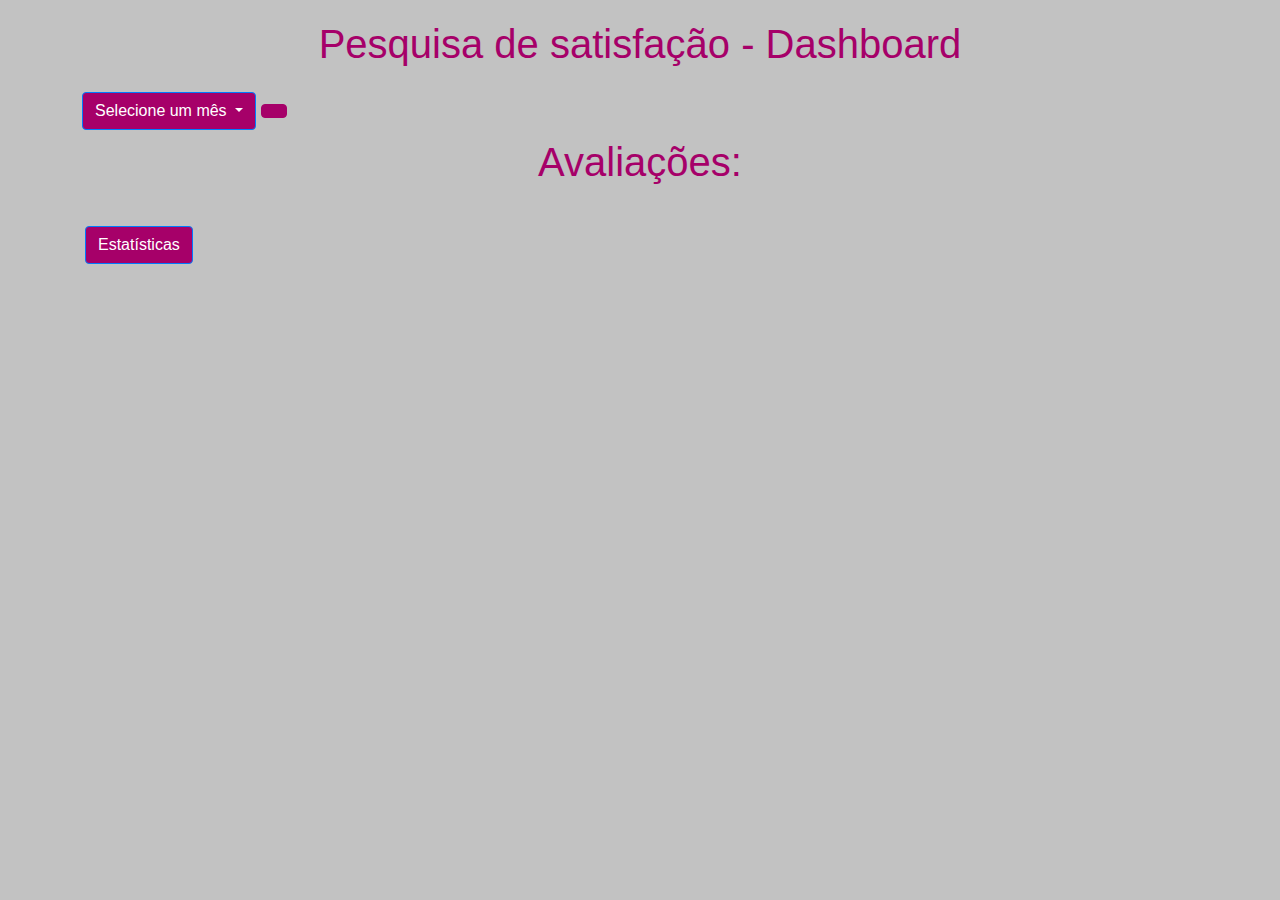
<file: dashboard.html>
<!DOCTYPE html>
<html lang="en">
<head>
    <meta charset="UTF-8">
    <meta name="viewport" content="width=device-width, initial-scale=1.0">
    <title>Dashboard - Pesquisa de satisfação</title>
    <link href="https://cdn.jsdelivr.net/npm/bootstrap@5.3.0/dist/css/bootstrap.min.css" rel="stylesheet">
    <link rel="stylesheet" href="https://cdnjs.cloudflare.com/ajax/libs/font-awesome/6.6.0/css/all.min.css" integrity="sha512-Kc323vGBEqzTmouAECnVceyQqyqdsSiqLQISBL29aUW4U/M7pSPA/gEUZQqv1cwx4OnYxTxve5UMg5GT6L4JJg==" crossorigin="anonymous" referrerpolicy="no-referrer" />
    <link href="https://stackpath.bootstrapcdn.com/bootstrap/4.5.2/css/bootstrap.min.css" rel="stylesheet">

    <style>
        body {
            background-color: #c2c2c2;
            padding: 20px;
            padding-bottom: 5em;
        }
        .accordion-button:not(.collapsed) {
            color: #A60069;
            background-color: #e7f1ff;
        }
        .metrics {
            height: 0;
            overflow: hidden;
        }
        .accordion-button {
            color: #242424;
            padding: .5em;
            font-weight: 500;
        }
        .accordion-body {
            color: #A60069;
        }
        .positive-feedback {
            background-color: #d4edda;
        }
        .negative-feedback {
            background-color: #f8d7da;
        }
        .accordion-item {
            border: #0e0e0e 1px solid;
        }
        .worst-feedback {
            background-color: rgba(241, 200, 200, 0.753);
        }
        .excellent-feedback {
            background-color: rgba(143, 221, 143, 0.658);
        }

        .dropdown button{
            background-color: #A60069;
        }

        .dropdown li a:hover {
            background-color: #A60069;
            color: white;
        }

        .dropdown li {
            width: 100%;
        }
        h1 {
            color: #A60069;
        }
    </style>
</head>
<body>

            <div class="container">
                <h1 class="mb-4 text-center" style="color: #A60069;">Pesquisa de satisfação - Dashboard</h1> 
                    <div class="row mb-2">
                        <div class="dropdown"> 
                            <button  class="btn btn-primary dropdown-toggle" type="button" id="dropdownMenuButton1" data-bs-toggle="dropdown" aria-expanded="false">
                                Selecione um mês
                            </button>
                            <ul class="dropdown-menu" aria-labelledby="dropdownMenuButton1" id="dropdown-menu">
                            </ul>
                            <button id="refreshButton" class="btn btn-primary" style="background-color: #A60069; border-color: #A60069;"><i class="fa-solid fa-rotate"></i></button>
                        </div>
                    </div>
                <h1 class="text-center">Avaliações:</h1>
                    <div class="accordion" id="feedbackAccordion">
                        <!-- Feedback items will be inserted here -->
                    </div>
                <!-- quantidade de itens alinhado a esquerda -->

                    
                    <p id="totalFeedbacks" class="text-left mt-1 ml-2" style="font-weight: bold; color: #000000;"></p>

                    <!-- botao para abrir as metricas-->
                     <button id="metricsButton" class="btn btn-primary mt-4 text-center" style="background-color: #A60069;">Estatísticas</button>
        <section class="metrics">            
                <h1 class="mt-4 text-center">Estatísticas:</h1>

                <h3>média de satisfação geral:</h3>
                <ul class="list-group mb-3" id="metricsList">
                    <li class="list-group-item"><strong>Total de Avaliações:</strong> <span id="totalAvaliacoes"></span></li>
                    <li class="list-group-item"><strong>Péssimo:</strong> <span id="percentPessimo"></span>%</li>
                    <li class="list-group-item"><strong>Ruim:</strong> <span id="percentRuim"></span>%</li>
                    <li class="list-group-item"><strong>Regular:</strong> <span id="percentRegular"></span>%</li>
                    <li class="list-group-item"><strong>Bom:</strong> <span id="percentBom"></span>%</li>
                    <li class="list-group-item"><strong>Excelente:</strong> <span id="percentExcelente"></span>%</li>
                </ul>
                <h3>média de cada item:</h3>
                <ul class="list-group" id="averageList">
                    <li class="list-group-item"><strong>Média de Aparência do Consultório:</strong> <span id="mediaAparenciaConsultorio"></span></li>
                    <li class="list-group-item"><strong>Média de Clareza da Comunicação:</strong> <span id="mediaClarezaComunicacao"></span></li>
                    <li class="list-group-item"><strong>Média de Competência do Dentista:</strong> <span id="mediaCompetenciaDentista"></span></li>
                    <li class="list-group-item"><strong>Média de Confiança Transmitida:</strong> <span id="mediaConfiancaTransmitida"></span></li>
                    <li class="list-group-item"><strong>Média de Cortesia do Dentista:</strong> <span id="mediaCortesiaDentista"></span></li>
                    <li class="list-group-item"><strong>Média de Cortesia da Recepção:</strong> <span id="mediaCortesiaRecepcao"></span></li>
                    <li class="list-group-item"><strong>Média de Qualidade dos Equipamentos:</strong> <span id="mediaQualidadeEquipamentos"></span></li>
                </ul>
            </div>
        </section>    
<script>

    const metricsBtn = document.getElementById('metricsButton');
    let isMetrics = false;

    metricsBtn.addEventListener('click', function() {
        const metricsSection = document.querySelector('.metrics');
        
        if (!isMetrics) {
            metricsSection.style.height = '100%';
            isMetrics = true;
        } else {
            metricsSection.style.height = '0';
            isMetrics = false;
        }

    });

    document.getElementById('refreshButton').addEventListener('click', function() {
        location.reload();
    });

    

    document.addEventListener('DOMContentLoaded', function() {

        fetch('https://pesquisa-de-satisfacao-987f1-default-rtdb.firebaseio.com/avaliacaoAtendimento.json')
            .then(response => response.json())
            .then(data => {
                const feedbackAccordion = document.getElementById('feedbackAccordion');
                let feedbackHtml = '';

                let totalAvaliacoes = 0;
                let countPessimo = 0;
                let countRuim = 0;
                let countRegular = 0;
                let countBom = 0;
                let countExcelente = 0;

                let somaAparenciaConsultorio = 0;
                let somaClarezaComunicacao = 0;
                let somaCompetenciaDentista = 0;
                let somaConfiancaTransmitida = 0;
                let somaCortesiaDentista = 0;
                let somaCortesiaRecepcao = 0;
                let somaQualidadeEquipamentos = 0;

                

                Object.keys(inverterObjeto(data)).forEach((key, index) => {
                    const feedback = data[key];
                    totalAvaliacoes++;

                    const aparenciaConsultorio = convertRatingToNumber(feedback.aparenciaConsultorio);
                    const clarezaComunicacao = convertRatingToNumber(feedback.clarezaCominicacao);
                    const competenciaDentista = convertRatingToNumber(feedback.competenciaDentista);
                    const confiancaTransmitida = convertRatingToNumber(feedback.confiancaTransmitida);
                    const cortesiaDentista = convertRatingToNumber(feedback.cortesiaDentista);
                    const cortesiaRecepcao = convertRatingToNumber(feedback.cortesiaRecepcao);
                    const qualidadeEquipamentos = convertRatingToNumber(feedback.qualidadeEquipamentos);
                    const satisfacaoGeral = feedback.satisfacaoGeral.toLowerCase();

                    somaAparenciaConsultorio += aparenciaConsultorio;
                    somaClarezaComunicacao += clarezaComunicacao;
                    somaCompetenciaDentista += competenciaDentista;
                    somaConfiancaTransmitida += confiancaTransmitida;
                    somaCortesiaDentista += cortesiaDentista;
                    somaCortesiaRecepcao += cortesiaRecepcao;
                    somaQualidadeEquipamentos += qualidadeEquipamentos;

                    if (satisfacaoGeral === 'péssimo') {
                        countPessimo++;
                    } else if (satisfacaoGeral === 'ruim') {
                        countRuim++;
                    } else if (satisfacaoGeral === 'regular') {
                        countRegular++;
                    } else if (satisfacaoGeral === 'bom') {
                        countBom++;
                    } else if (satisfacaoGeral === 'excelente') {
                        countExcelente++;
                    }

                    let satisfactionClass = '';
                    if (satisfacaoGeral === 'péssimo') {
                        satisfactionClass = 'worst-feedback';
                    } else if (satisfacaoGeral === 'excelente') {
                        satisfactionClass = 'excellent-feedback';
                    }

                    feedbackHtml += `
                        <div class="accordion-item ${satisfactionClass}">
                            <h2 class="accordion-header" id="heading${index}">
                                <button class="accordion-button collapsed" type="button" data-bs-toggle="collapse" data-bs-target="#collapse${index}" aria-expanded="false" aria-controls="collapse${index}">
                                    ${feedback.nomePacientente || 'Anônimo'} - ${feedback.dataAtendimento}
                                </button>
                            </h2>
                            <div id="collapse${index}" class="accordion-collapse collapse" aria-labelledby="heading${index}" data-bs-parent="#feedbackAccordion">
                                <div class="accordion-body">
                                    <p><strong>Tipo de Atendimento:</strong> ${feedback.tipoAtendimento}</p>
                                    <p><strong>Data do Atendimento:</strong> ${feedback.dataAtendimento}</p>
                                    <p><strong>Aparência do Consultório:</strong> ${feedback.aparenciaConsultorio}</p>
                                    <p><strong>Clareza da Comunicação:</strong> ${feedback.clarezaCominicacao}</p>
                                    <p><strong>Competência do Dentista:</strong> ${feedback.competenciaDentista}</p>
                                    <p><strong>Confiança Transmitida:</strong> ${feedback.confiancaTransmitida}</p>
                                    <p><strong>Cortesia do Dentista:</strong> ${feedback.cortesiaDentista}</p>
                                    <p><strong>Cortesia da Recepção:</strong> ${feedback.cortesiaRecepcao}</p>
                                    <p><strong>Qualidade dos Equipamentos:</strong> ${feedback.qualidadeEquipamentos}</p>
                                    <p><strong>Rastreio do Paciente:</strong> ${feedback.rastreioPaciente}</p>
                                    <p><strong>Satisfação Geral:</strong> ${feedback.satisfacaoGeral}</p>
                                    <p><strong>Sugestão/Comentário:</strong> ${feedback.sugestaoComentario || 'Nenhum'}</p>
                                </div>
                            </div>
                        </div>
                    `;
                });

                document.querySelector('#totalFeedbacks').textContent = totalAvaliacoes;

                feedbackAccordion.innerHTML = feedbackHtml;

                // Atualiza as métricas
                document.getElementById('totalAvaliacoes').textContent = totalAvaliacoes;
                document.getElementById('percentPessimo').textContent = ((countPessimo / totalAvaliacoes) * 100).toFixed(2);
                document.getElementById('percentRuim').textContent = ((countRuim / totalAvaliacoes) * 100).toFixed(2);
                document.getElementById('percentRegular').textContent = ((countRegular / totalAvaliacoes) * 100).toFixed(2);
                document.getElementById('percentBom').textContent = ((countBom / totalAvaliacoes) * 100).toFixed(2);
                document.getElementById('percentExcelente').textContent = ((countExcelente / totalAvaliacoes) * 100).toFixed(2);

                document.getElementById('mediaAparenciaConsultorio').textContent = (somaAparenciaConsultorio / totalAvaliacoes).toFixed(2) + '%';
                document.getElementById('mediaClarezaComunicacao').textContent = (somaClarezaComunicacao / totalAvaliacoes).toFixed(2) + '%';
                document.getElementById('mediaCompetenciaDentista').textContent = (somaCompetenciaDentista / totalAvaliacoes).toFixed(2) + '%';
                document.getElementById('mediaConfiancaTransmitida').textContent = (somaConfiancaTransmitida / totalAvaliacoes).toFixed(2) +'%';
                document.getElementById('mediaCortesiaDentista').textContent = (somaCortesiaDentista / totalAvaliacoes).toFixed(2) + '%';
                document.getElementById('mediaCortesiaRecepcao').textContent = (somaCortesiaRecepcao / totalAvaliacoes).toFixed(2) + '%';
                document.getElementById('mediaQualidadeEquipamentos').textContent = (somaQualidadeEquipamentos / totalAvaliacoes).toFixed(2) + '%';
            })
            .catch(error => console.error('Error fetching data:', error));

        function convertRatingToNumber(rating) {
            switch (rating.toLowerCase()) {
                case 'péssimo': return 0;
                case 'ruim': return 25;
                case 'regular': return 50;
                case 'bom': return 75;
                case 'excelente': return 100;
                default: return 50;
            }
        }
    });

    const dropdownMenu = document.getElementById('dropdown-menu');
    const dropdownButton = document.getElementById('dropdownMenuButton1');

    const items = getMonthsArray();

    function populateDropdown(items) {
        items.forEach(item => {
            const li = document.createElement('li');
            const a = document.createElement('a');
            a.classList.add('dropdown-item');
            a.href = '#'; // Substitua por um link real se necessário
            a.textContent = item;

             // Atualiza o botão e realiza outras ações ao clicar no item
            a.addEventListener('click', () => {
            dropdownButton.textContent = item;
            // Adicione aqui outras ações que você deseja realizar ao clicar no item,
            // como enviar dados para o servidor, atualizar outras partes da página, etc.
            });

            li.appendChild(a);
            dropdownMenu.appendChild(li);
        });
    }

    function getMonthsArray() {
  const meses = ['Janeiro', 'Fevereiro', 'Março', 'Abril', 'Maio', 'Junho', 'Julho', 'Agosto', 'Setembro', 'Outubro', 'Novembro', 'Dezembro'];

  const dataAtual = new Date();   

  const anoAtual = dataAtual.getFullYear();
  const mesAtual = dataAtual.getMonth();

  const mesesArray = [];

  // Meses anteriores (incluindo o mês atual)
  for (let i = mesAtual; i >= mesAtual - 11; i--) {
    const ano = i < 0 ? anoAtual - 1 : anoAtual;
    const mes = meses[(i + 12) % 12]; // Ajusta para meses negativos
    mesesArray.push(`${mes}/${ano}`);
  }

  return mesesArray;
}

function inverterObjeto(obj) {
  // Converter o objeto em um array de pares chave-valor
  const entries = Object.entries(obj);
  
  // Inverter o array de pares chave-valor
  const reversedEntries = entries.reverse();
  
  // Converter o array invertido de pares chave-valor de volta para um objeto
  const reversedObject = Object.fromEntries(reversedEntries);
  
  return reversedObject;
}

populateDropdown(items);

//atualiza a pagina a cada minuto
setInterval(function() {
    location.reload();
}, 60000);



</script>
<script src="https://cdn.jsdelivr.net/npm/bootstrap@5.3.0/dist/js/bootstrap.bundle.min.js"></script>
 <!-- Bootstrap JS and dependencies -->
 <script src="https://code.jquery.com/jquery-3.5.1.slim.min.js"></script>
 <script src="https://cdn.jsdelivr.net/npm/@popperjs/core@2.9.2/dist/umd/popper.min.js"></script>
 <script src="https://stackpath.bootstrapcdn.com/bootstrap/4.5.2/js/bootstrap.min.js"></script>

</body>
</html>
</file>
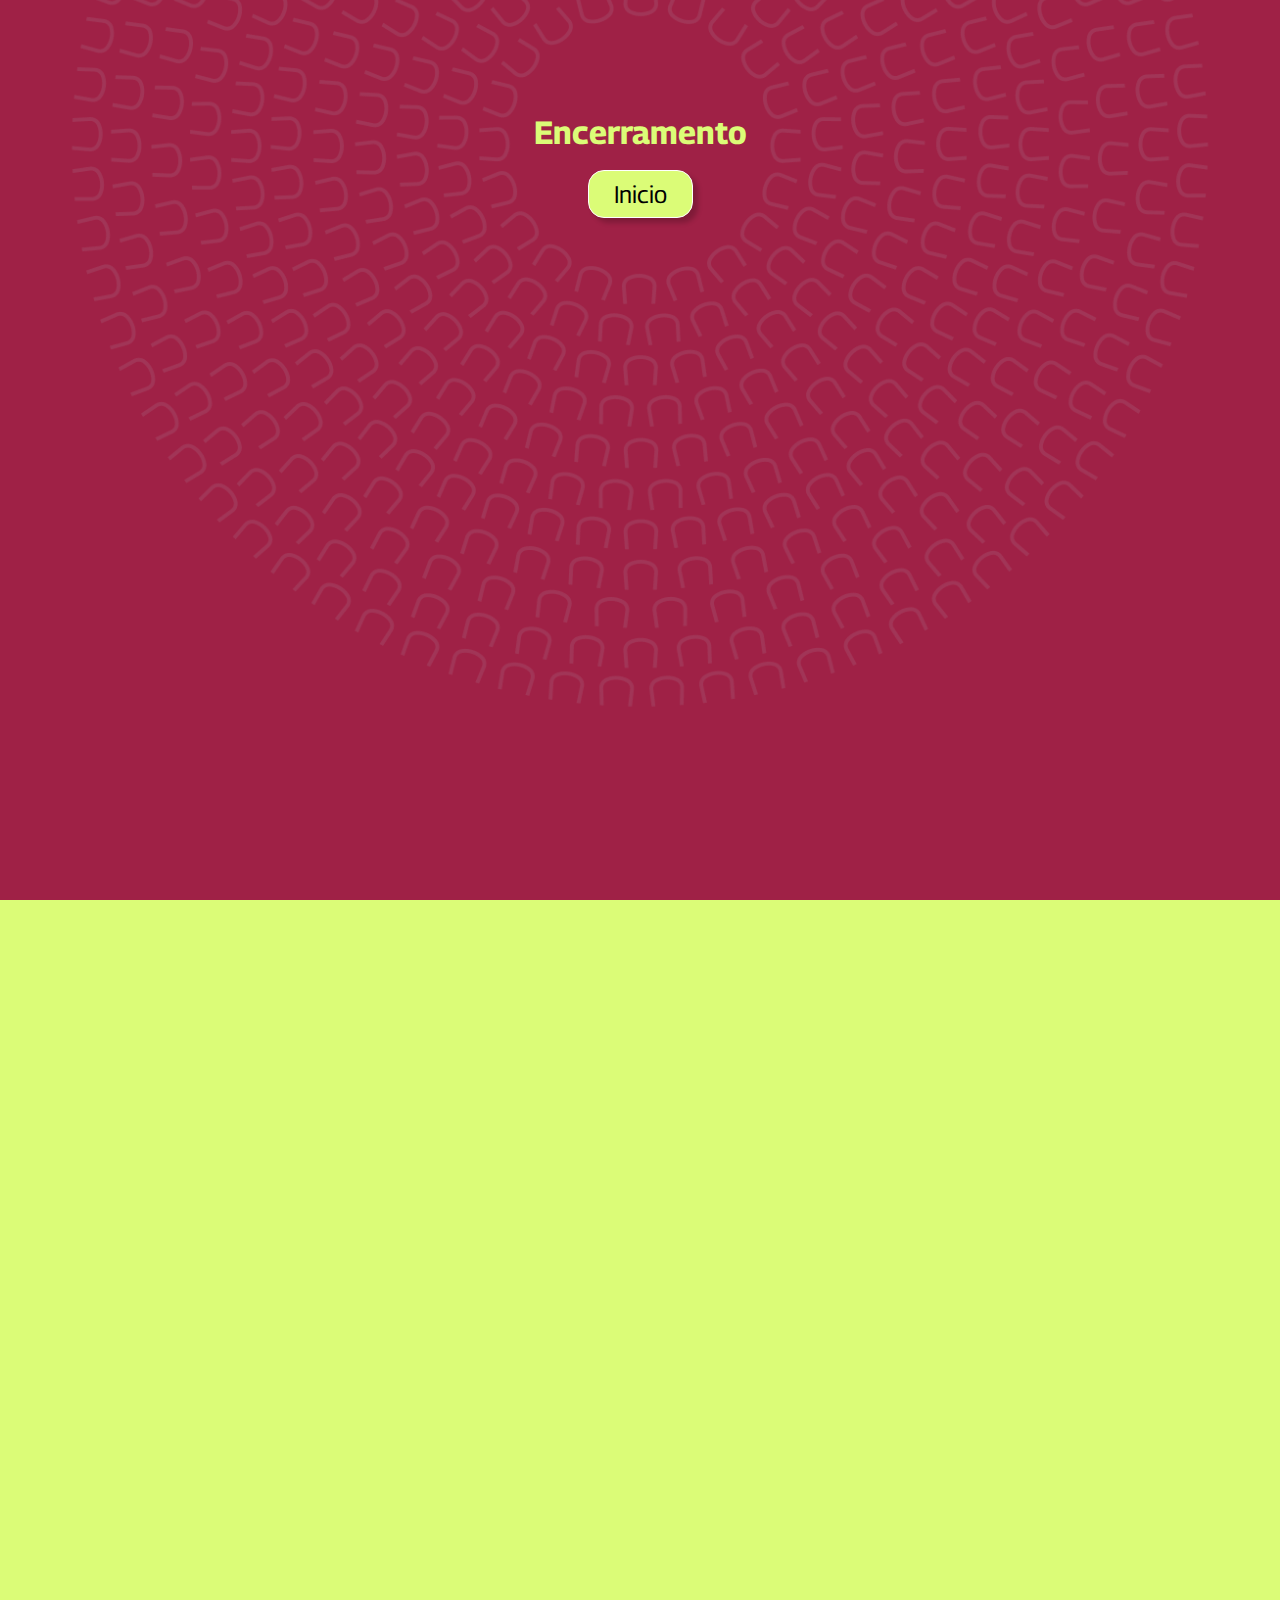
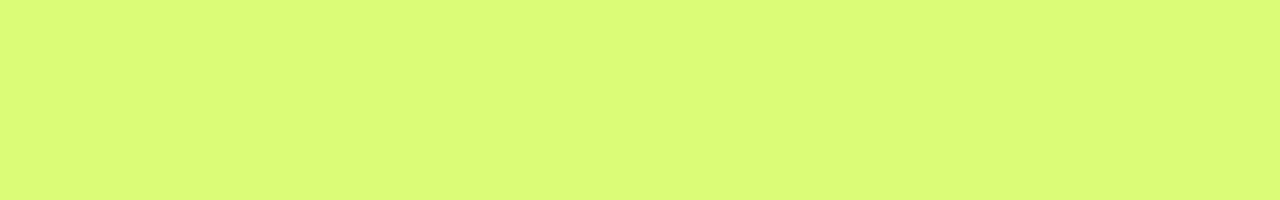
<file: encerramento.html>
<!DOCTYPE html>
<html lang="en">
<head>
    <meta charset="UTF-8">
    <meta name="viewport" content="width=device-width, initial-scale=1.0" translate="no">
    <link rel="manifest" href="manifest.json">
    <title>Pesquisa de satisfaçâo</title>
    <link rel="stylesheet" href="style-in-out.css" type="text/css">
    <link href="https://cdn.jsdelivr.net/npm/bootstrap@5.3.3/dist/css/bootstrap.min.css" rel="stylesheet" integrity="sha384-QWTKZyjpPEjISv5WaRU9OFeRpok6YctnYmDr5pNlyT2bRjXh0JMhjY6hW+ALEwIH" crossorigin="anonymous">
</head>
<body id="body">

    <div class="overlay"></div>

    <img class="us" src="Us.png" alt="" style="left: 0 !important;">

    <div id="app">
        <div class="row" style="padding-top: 4em;">
            <div class="col-12" style="justify-content: center; display: flex; align-items: center; flex-direction: column;">
                <h5 class="text-center">Encerramento</h5>
                <button class="btn btn-primary prev-btn" style="color: black; z-index: 999;">Inicio</button>

            </div>
        </div>
       
            <div class="container" style="display: none;">
                <div class="slider-container" id="slider">
                  <div class="slider-track"></div>
                  <div class="slider-thumb" id="sliderThumb" style="left: 50%;">
                    <img src="arrow.png" alt="seta" class="seta">
                  </div>
                  <div class="row botoes">
                    <div class="col-12">
                        <button class="btn btn-primary prev-btn">Anterior</button>
        
                        <button class="btn btn-primary next-btn">Proximo</button>
                    </div>
                </div>
                </div>
                
            </div>
    </div>    

    </div>    
    <script>
         //caso fique mais de 1 minuto inativo, direcione para index.html
         setTimeout(() => {
            window.location.href = 'index.html';
        }, 60000);  
         

        const urgenciaBtn = document.querySelector('.urgencia-btn');
        const renovaBtn = document.querySelector('.renova-btn');
        const prevBtn = document.querySelector('.prev-btn');

        const overlay = document.querySelector('.overlay');

        prevBtn.addEventListener('click', () => {
          window.location.href = 'index.html';
        });

        //caso a pagina fique mais de 10 segundos inativa, direciona para index.html
        setTimeout(() => {
          window.location.href = 'index.html';
        }, 10000);

    </script>
    <script src="script.js"></script>
    <script src="https://cdn.jsdelivr.net/npm/bootstrap@5.3.3/dist/js/bootstrap.bundle.min.js" integrity="sha384-YvpcrYf0tY3lHB60NNkmXc5s9fDVZLESaAA55NDzOxhy9GkcIdslK1eN7N6jIeHz" crossorigin="anonymous"></script>
</body>
</html>
</file>
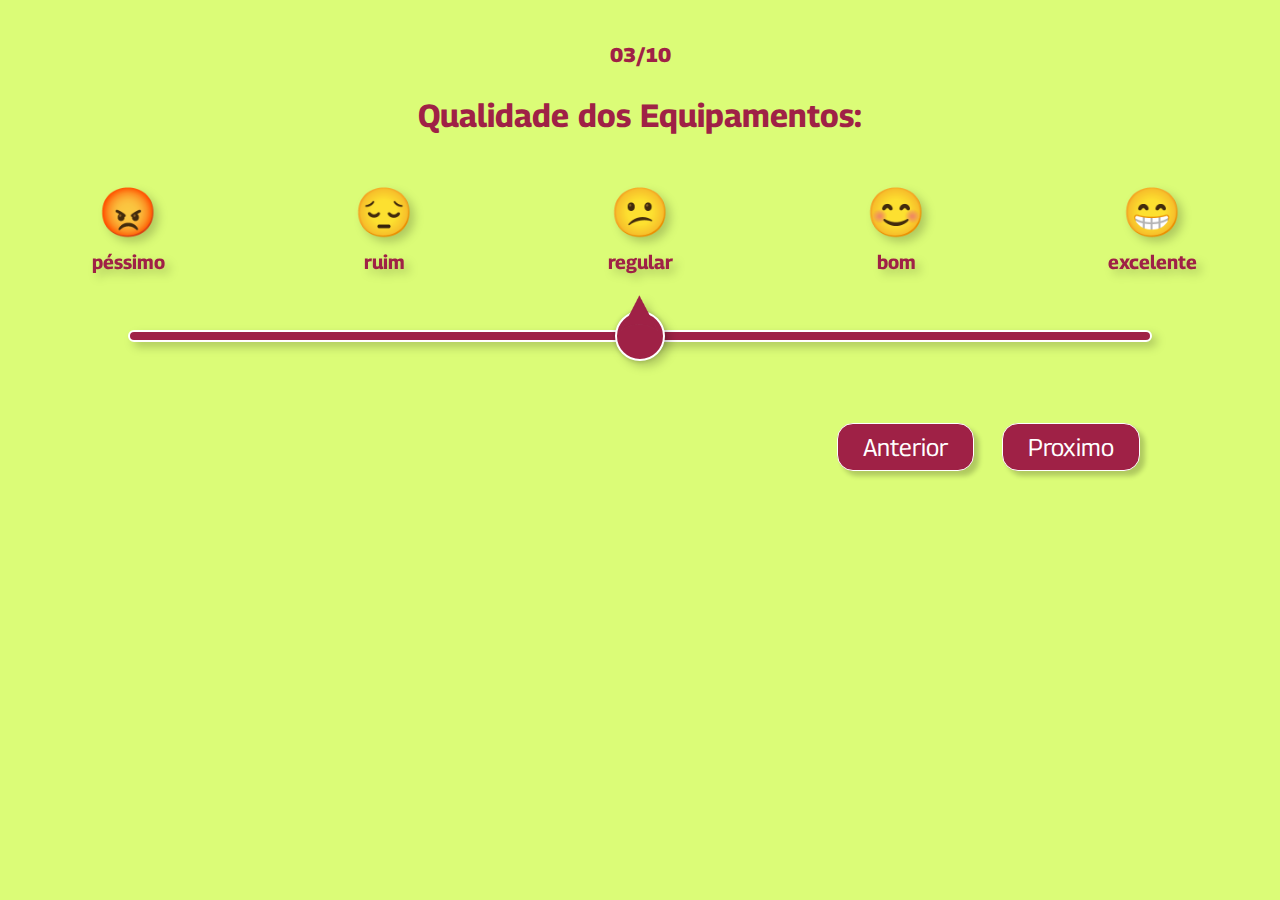
<file: qualidadeEquipamentos.html>
<!DOCTYPE html>
<html lang="en">
<head>
    <meta charset="UTF-8">
    <meta name="viewport" content="width=device-width, initial-scale=1.0" translate="no">
    <title>Pesquisa de satisfaçâo</title>
    <link rel="stylesheet" href="style.css" type="text/css">
    <link href="https://cdn.jsdelivr.net/npm/bootstrap@5.3.3/dist/css/bootstrap.min.css" rel="stylesheet" integrity="sha384-QWTKZyjpPEjISv5WaRU9OFeRpok6YctnYmDr5pNlyT2bRjXh0JMhjY6hW+ALEwIH" crossorigin="anonymous">
</head>
<body>

    <div id="app">
        <div class="row" style="margin-bottom: 1em;">
            <div class="col-12">
                <h1 class="text-center">Ajude-nos a melhorar</h1>
                <p style="font-size: 20px; font-weight: 600;" class="text-center">03/10</p>

                <h5 class="text-center">Qualidade dos Equipamentos:</h5>

            </div>
        </div>
        <div class="row">
            <div class="col-12 emojis" style="margin-bottom: -30px;">
                <span class="emoji">😡
                    <span class="span-text">péssimo</span>
                </span>
                <span class="emoji">😔
                    <span class="span-text">ruim</span>
                </span>
                <span class="emoji">😕
                    <span class="span-text">regular</span>
                </span>
                <span class="emoji">😊
                    <span class="span-text">bom</span>
                </span>
                <span class="emoji">😁
                    <span class="span-text">excelente</span>
                </span>
            </div>
            <div class="container">
                <div class="slider-container" id="slider">
                  <div class="slider-track"></div>
                  <div class="slider-thumb" id="sliderThumb" style="left: 50%;">
                    <img src="arrow.png" alt="seta" class="seta">
                  </div>   
                  <div class="row botoes">
                    <div class="col-12">
                        <button class="btn btn-primary prev-btn">Anterior</button>
        
                        <button class="btn btn-primary next-btn">Proximo</button>
                    </div>
                </div>
                </div>
              </div>
        </div>    

        

    
    </div>    

     <script>
         //caso fique mais de 1 minuto inativo, direcione para index.html
         setTimeout(() => {
            window.location.href = 'index.html';
        }, 60000);  
         
        const nextBtn = document.querySelector('.next-btn');
        const prevBtn = document.querySelector('.prev-btn');

        nextBtn.addEventListener('click', () => {

            localStorage.setItem('qualidadeEquipamentos', converteResposta(sliderPosition));

            const view = document.getElementById('app');
            view.style.opacity = '0';
            setTimeout(() => {
                window.location.href = 'cortesiaDentista.html';
            }, 200);
        });

        prevBtn.addEventListener('click', () => {
            window.location.href = 'aparenciaConsultorio.html';
        });
    </script>
    
    <script src="script.js"></script>
    <script src="https://cdn.jsdelivr.net/npm/bootstrap@5.3.3/dist/js/bootstrap.bundle.min.js" integrity="sha384-YvpcrYf0tY3lHB60NNkmXc5s9fDVZLESaAA55NDzOxhy9GkcIdslK1eN7N6jIeHz" crossorigin="anonymous"></script>
</body>
</html>
</file>
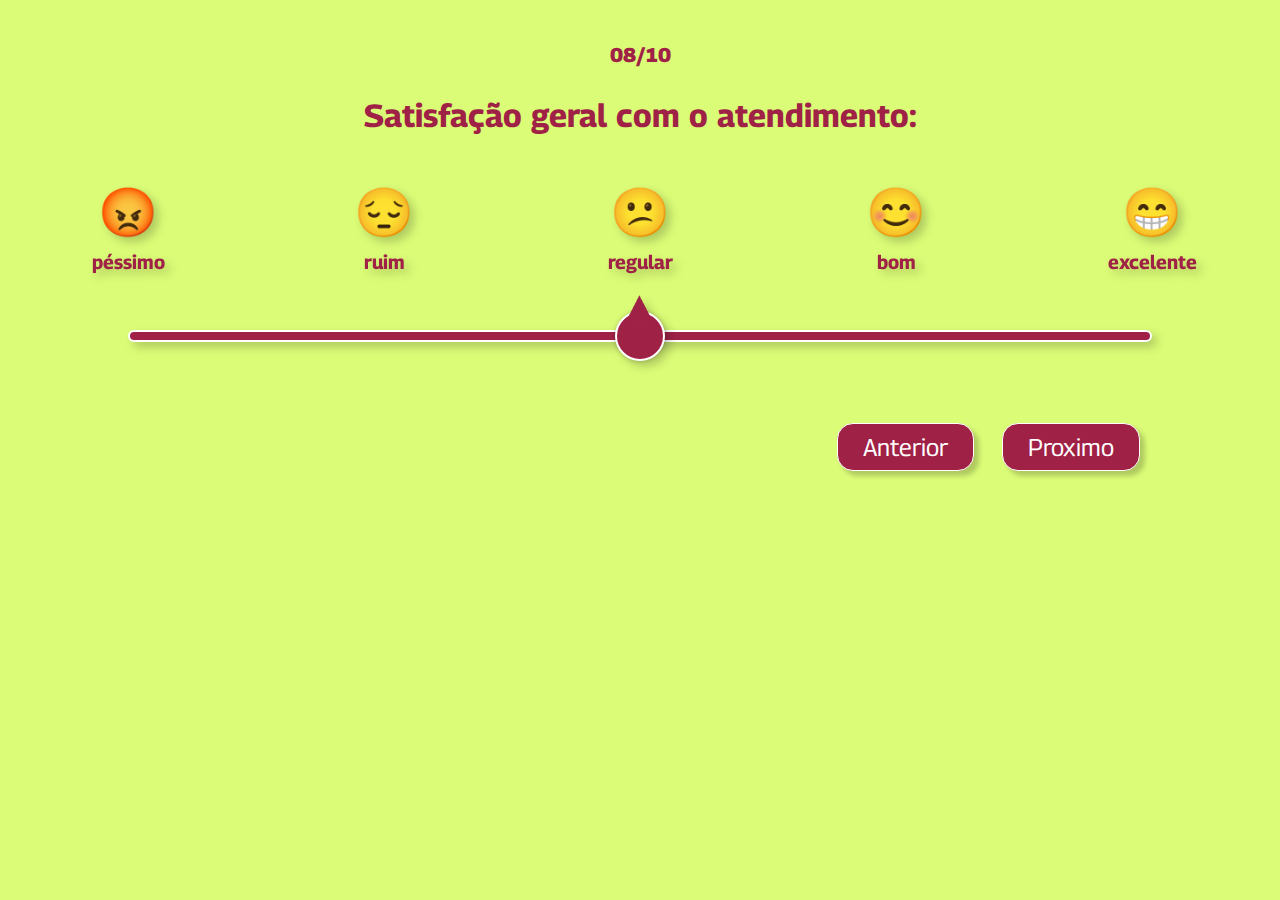
<file: satisfacaoGeral.html>
<!DOCTYPE html>
<html lang="en">
<head>
    <meta charset="UTF-8">
    <meta name="viewport" content="width=device-width, initial-scale=1.0" translate="no">
    <title>Pesquisa de satisfaçâo</title>
    <link rel="stylesheet" href="style.css" type="text/css">
    <link href="https://cdn.jsdelivr.net/npm/bootstrap@5.3.3/dist/css/bootstrap.min.css" rel="stylesheet" integrity="sha384-QWTKZyjpPEjISv5WaRU9OFeRpok6YctnYmDr5pNlyT2bRjXh0JMhjY6hW+ALEwIH" crossorigin="anonymous">
</head>
<body>

    <div id="app" >
        <div class="row" style="margin-bottom: 1em;">
            <div class="col-12">
                <h1 class="text-center">Ajude-nos a melhorar</h1>
                <p style="font-size: 20px; font-weight: 600;" class="text-center">08/10</p>

                <h5 class="text-center">Satisfação geral com o atendimento:</h5>

            </div>
        </div>
        <div class="row">
            <div class="col-12 emojis" style="margin-bottom: -30px;">
                <span class="emoji">😡
                    <span class="span-text">péssimo</span>
                </span>
                <span class="emoji">😔
                    <span class="span-text">ruim</span>
                </span>
                <span class="emoji">😕
                    <span class="span-text">regular</span>
                </span>
                <span class="emoji">😊
                    <span class="span-text">bom</span>
                </span>
                <span class="emoji">😁
                    <span class="span-text">excelente</span>
                </span>
            </div>
            <div class="container">
                <div class="slider-container" id="slider">
                  <div class="slider-track"></div>
                  <div class="slider-thumb" id="sliderThumb" style="left: 50%;">
                    <img src="arrow.png" alt="seta" class="seta">
                  </div>   
                  <div class="row botoes">
                    <div class="col-12">
                        <button class="btn btn-primary prev-btn">Anterior</button>
        
                        <button class="btn btn-primary next-btn">Proximo</button>
                    </div>
                </div>
                </div>
              </div>
        </div>

    
    </div>    
 
     <script>
         //caso fique mais de 1 minuto inativo, direcione para index.html
         setTimeout(() => {
            window.location.href = 'index.html';
        }, 60000);  
         
        const nextBtn = document.querySelector('.next-btn');
        const prevBtn = document.querySelector('.prev-btn');

        nextBtn.addEventListener('click', () => {

            localStorage.setItem('satisfacaoGeral', converteResposta(sliderPosition));

            const view = document.getElementById('app');
            view.style.opacity = '0';
            setTimeout(() => {
                window.location.href = 'sugestoes.html';
            }, 200);
        });

        prevBtn.addEventListener('click', () => {
            window.location.href = 'competenciaDentista.html';
        });
    </script>
    <script src="script.js"></script>
    <script src="https://cdn.jsdelivr.net/npm/bootstrap@5.3.3/dist/js/bootstrap.bundle.min.js" integrity="sha384-YvpcrYf0tY3lHB60NNkmXc5s9fDVZLESaAA55NDzOxhy9GkcIdslK1eN7N6jIeHz" crossorigin="anonymous"></script>
</body>
</html>
</file>
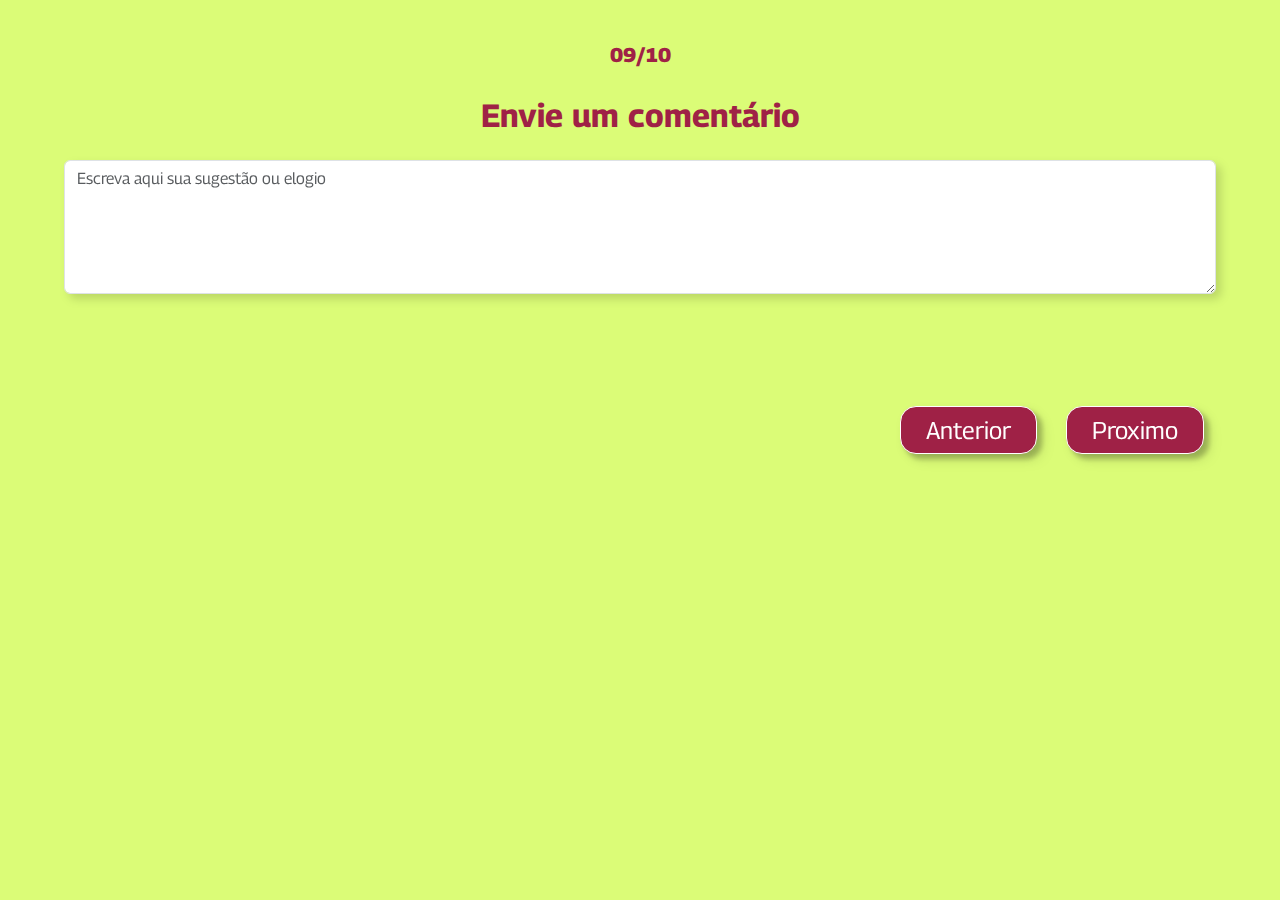
<file: sugestoes.html>
<!DOCTYPE html>
<html lang="en">
<head>
    <meta charset="UTF-8">
    <meta name="viewport" content="width=device-width, initial-scale=1.0" translate="no">
    <title>Pesquisa de satisfaçâo</title>
    <link rel="stylesheet" href="style.css" type="text/css">
    <link href="https://cdn.jsdelivr.net/npm/bootstrap@5.3.3/dist/css/bootstrap.min.css" rel="stylesheet" integrity="sha384-QWTKZyjpPEjISv5WaRU9OFeRpok6YctnYmDr5pNlyT2bRjXh0JMhjY6hW+ALEwIH" crossorigin="anonymous">
</head>
<body>

    <div id="app" >
      <p style="font-size: 20px; font-weight: 600;" class="text-center">09/10</p>

        <h5 class="text-center">Envie um comentário</h5>

        <form>
          
        
         
          <div class="form-group">
            <textarea class="form-control" id="feedback" rows="5" placeholder="Escreva aqui sua sugestão ou elogio"></textarea>
          </div>
          <div class="row botoes">
            <div class="col-12">
                <button class="btn btn-primary prev-btn" type="button">Anterior</button>
        
                <button class="btn btn-primary next-btn" type="button">Proximo</button>
            </div>
        </div>
        </form>
        <div class="container" style="display: none;">
            <div class="slider-container" id="slider">
              <div class="slider-track"></div>
              <div class="slider-thumb" id="sliderThumb" style="left: 50%;">
                <img src="arrow.png" alt="seta" class="seta">
              </div>   
             
            </div>
          </div>
    
    </div>    
 
     <script>
       //caso fique mais de 1 minuto inativo, direcione para index.html
       setTimeout(() => {
            window.location.href = 'index.html';
        }, 60000);  
         
        const nextBtn = document.querySelector('.next-btn');
        const prevBtn = document.querySelector('.prev-btn');

        nextBtn.addEventListener('click', () => {

            localStorage.setItem('sugestaoComentario', document.getElementById('feedback').value);

            const view = document.getElementById('app');
            view.style.opacity = '0';
            setTimeout(() => {
                window.location.href = 'comentariosGerais.html';
            }, 200);
        });

        prevBtn.addEventListener('click', () => {
            window.location.href = 'satisfacaoGeral.html';
        });
    </script>
    <script src="script.js"></script>
    <script src="https://cdn.jsdelivr.net/npm/bootstrap@5.3.3/dist/js/bootstrap.bundle.min.js" integrity="sha384-YvpcrYf0tY3lHB60NNkmXc5s9fDVZLESaAA55NDzOxhy9GkcIdslK1eN7N6jIeHz" crossorigin="anonymous"></script>
</body>
</html>
</file>
<file: style-in-out.css>
@import url('https://fonts.googleapis.com/css2?family=Georama:ital,wght@0,100..900;1,100..900&display=swap');

body, html {
   transition: .3s;
    margin: 0;
    max-height: 100vh;
    width: 100vw;
    background-color: #9F2146 !important;
    padding: 0; 
    overflow: hidden;
}

h1 {
  display: none;
}

#app h5 {
font-weight: 700;
font-size: 2em;
margin-bottom: 3%;
margin-top: 0.5%;
}

label {
  font-size: 1.2em;
}

.line {
  display: flex !important;
  justify-content: left;
  gap: 1em;
}

#app {
  padding-top: 3em;
  background-color: transparent !important;
  display: flex;
  flex-direction: column;
  align-items: center;
  justify-content: center;
  width: 100%;
  height: 100%;
  transition: .5s;    
  opacity: 0;
  font-family: 'Georama', sans-serif;
  color: #DBFC77;
  font-weight: 300; 
  margin: 0;
  z-index: 10;
}

.overlay {
  position: absolute;
  width: 100%;
  height: 100%;
  background-color: #DBFC77;
  z-index: 100;
  transition: .2s;
  transform: translateY(100%);
}

.us {
  transition: .5s;
  z-index: 0;
  position: absolute; 
  filter: invert(100%) contrast(100%) brightness(200%); 
  width: 100%;
  left: -50%;
  top: -50%;
  animation: rotate 80s linear infinite;
}

@keyframes rotate {
  0% {
    transform: rotate(0deg);
  }
  100% {
    transform: rotate(360deg);
  }
}

.btns button:hover {
  filter: drop-shadow(5px 5px 5px rgba(0, 0, 0, 0.2)) !important;
  transform: scale(1.02) translate(2px, -2px) !important;
}

.btns button:active {
  filter: drop-shadow(5px 5px 5px rgba(0, 0, 0, 0.2)) !important;
  transform: scale(.95) translate(0, 0) !important;
}

.btns button {
  z-index: 10;
}

.botoes {
  text-align: right;
  transform: translate(0, 100px);
}

.active {
  transform: scale(1.2) translate(0, -10px) !important;
}

#app img {
  margin: 0 auto;
  max-width: 50%;
}

form {
  font-size: larger;
  margin: 0 auto;
  max-width: 70%;
  font-weight: 600;
  filter: drop-shadow(5px 5px 5px rgba(0, 0, 0, 0.144));
}

.next-btn, .prev-btn, .finish-btn, .renova-btn, .urgencia-btn {
    transition: .3s !important; 
    box-shadow: 5px 5px 5px rgba(0, 0, 0, 0.2) !important;
    font-size: x-large !important;
    font-weight: 600;
    width: fit-content !important;
    height: fit-content;
    border-radius: 16px  !important;
    border: #fff 1px solid !important;
    background-color: #DBFC77 !important;
    color: #9F2146;
    padding: 5px 25px !important;
    margin: .5em ;
}

#divRastreio {
  max-height: fit-content;
}

#contactNumber {
  max-width: auto;
}

.emoji {
    user-select: none;
  transition: .5s;
  filter: drop-shadow(5px 5px 5px rgba(0, 0, 0, 0.2));
    width: 100px;
    display: block;
    font-size: 3em;
    text-align: center;
}

.emojis {
    width: 100%;
    display: flex;
    justify-content: space-around;
    align-items: center;
}

.span-text {
    font-weight: 700;
    display: block;
    font-size: .4em;
}

.slider-container {
    max-width: 80%;
    margin: 85px auto;
    position: relative;
    height: 50px;
  }
  .slider-track {  
    filter: drop-shadow(5px 5px 5px rgba(0, 0, 0, 0.2));
    border: 2px solid #fff;
    position: absolute;
    top: 50%;
    left: 0;
    right: 0;
    height: 12px;
    border-radius: 10px;
    background: #9F2146;
    transform: translateY(-50%);
}

.slider-thumb {
    filter: drop-shadow(5px 5px 5px rgba(0, 0, 0, 0.2));
    overflow: visible;
    position: absolute;
    justify-content: center;
    display: flex;
    opacity: 1;
    top: 50%;
    width: 50px;
    height: 50px;
    background: #9F2146;
    cursor: pointer;
    border-radius: 50%;
    transition: all .3s;
    border: 2px solid #fff;
    box-shadow: 0 0 5px rgba(0, 0, 0, 0.2);
    transform: translate(-50%, -50%);
    z-index: 10;
  }

.slider-thumb:hover {
   
    transform: translate(-50%, -50%) scale(1.2);
}

.slider-thumb:active {
    transform: translate(-50%, -50%) scale(1.1);
}

.seta {
    transform: translate(0, -50%) scale(.8);
}

.slider-value {
    text-align: center;
    margin-top: 10px;
}
</file>
<file: style.css>
@import url('https://fonts.googleapis.com/css2?family=Georama:ital,wght@0,100..900;1,100..900&display=swap');

body, html {
    margin: 0;
    max-height: 100vh;
    width: 100vw;
    background-color: #DBFC77 !important;
    padding: 0; 
}

h1 {
  display: none;
}

#app p {
  font-weight: 800 !important;
}

#app h5 {
font-weight: 700;
font-size: 2em;
margin-bottom: 2%;
margin-top: 2%;
}

label {
  font-size: 1.2em;
}

.line {
  display: flex !important;
  justify-content: left;
  gap: 1em;
}

#app {
  padding-top: 2.5em;
  background-color: #DBFC77 !important;
  background-position: bottom;
  width: 100%;
  max-height: 100vh;
  transition: .5s;    
  opacity: 0;
  font-family: 'Georama', sans-serif;
  color: #9F2146;
  background-color: transparent;
  font-weight: 300; 
  margin: 0;
}

.botoes button:hover {
  filter: drop-shadow(5px 5px 5px rgba(0, 0, 0, 0.2)) !important;
  transform: scale(1.02) translate(2px, -2px) !important;
}

.botoes button:active {
  filter: drop-shadow(5px 5px 5px rgba(0, 0, 0, 0.2)) !important;
  transform: scale(.95) translate(0, 0) !important;
}

.botoes {
  text-align: right;
  transform: translate(0, 100px);
}

.active {
  transform: scale(1.2) translate(0, -10px) !important;
}


form {
  font-size: larger;
  margin: 0 auto;
  max-width: 90%;
  font-weight: 600;
  filter: drop-shadow(5px 5px 5px rgba(0, 0, 0, 0.144));
}

.next-btn, .prev-btn, .finish-btn {
    transition: .3s !important; 
    box-shadow: 5px 5px 5px rgba(0, 0, 0, 0.2) !important;
    font-size: x-large !important;
    font-weight: 600;
    width: fit-content;
    height: fit-content;
    border-radius: 16px  !important;
    border: #fff 1px solid !important;
    background-color: #9F2146 !important;
    color: #fff;
    padding: 5px 25px !important;
    margin: .5em ;
}

#divRastreio {
  max-height: fit-content;
}

#contactNumber {
  max-width: auto;
}

.emoji {transition: .5s;
  filter: drop-shadow(5px 5px 5px rgba(0, 0, 0, 0.2));
    width: 100px;
    display: block;
    font-size: 3em;
    text-align: center;
}

.emojis {
    width: 100%;
    display: flex;
    justify-content: space-around;
    align-items: center;
}

.span-text {
    font-weight: 700;
    display: block;
    font-size: .4em;
}

.slider-container {
    max-width: 80%;
    margin: 65px auto;
    position: relative;
    height: 50px;
  }
  .slider-track {  
    filter: drop-shadow(5px 5px 5px rgba(0, 0, 0, 0.2));
    border: 2px solid #fff;
    position: absolute;
    top: 50%;
    left: 0;
    right: 0;
    height: 12px;
    border-radius: 10px;
    background: #9F2146;
    transform: translateY(-50%);
  }
  .slider-thumb {
    filter: drop-shadow(5px 5px 5px rgba(0, 0, 0, 0.2));
    overflow: visible;
    position: absolute;
    justify-content: center;
    display: flex;
    opacity: 1;
    top: 50%;
    width: 50px;
    height: 50px;
    background: #9F2146;
    cursor: pointer;
    border-radius: 50%;
    transition: all .3s;
    border: 2px solid #fff;
    box-shadow: 0 0 5px rgba(0, 0, 0, 0.2);
    transform: translate(-50%, -50%);
    z-index: 10;
  }

  .slider-thumb:hover {
   
    transform: translate(-50%, -50%) scale(1.2);
  }

  .slider-thumb:active {
    transform: translate(-50%, -50%) scale(1.1);
  }


 
  .seta {
    transform: translate(0, -50%) scale(.8);
  }

  .slider-value {
    text-align: center;
    margin-top: 10px;
  }

  .feedback {
    width: 100%;
  }
</file>
